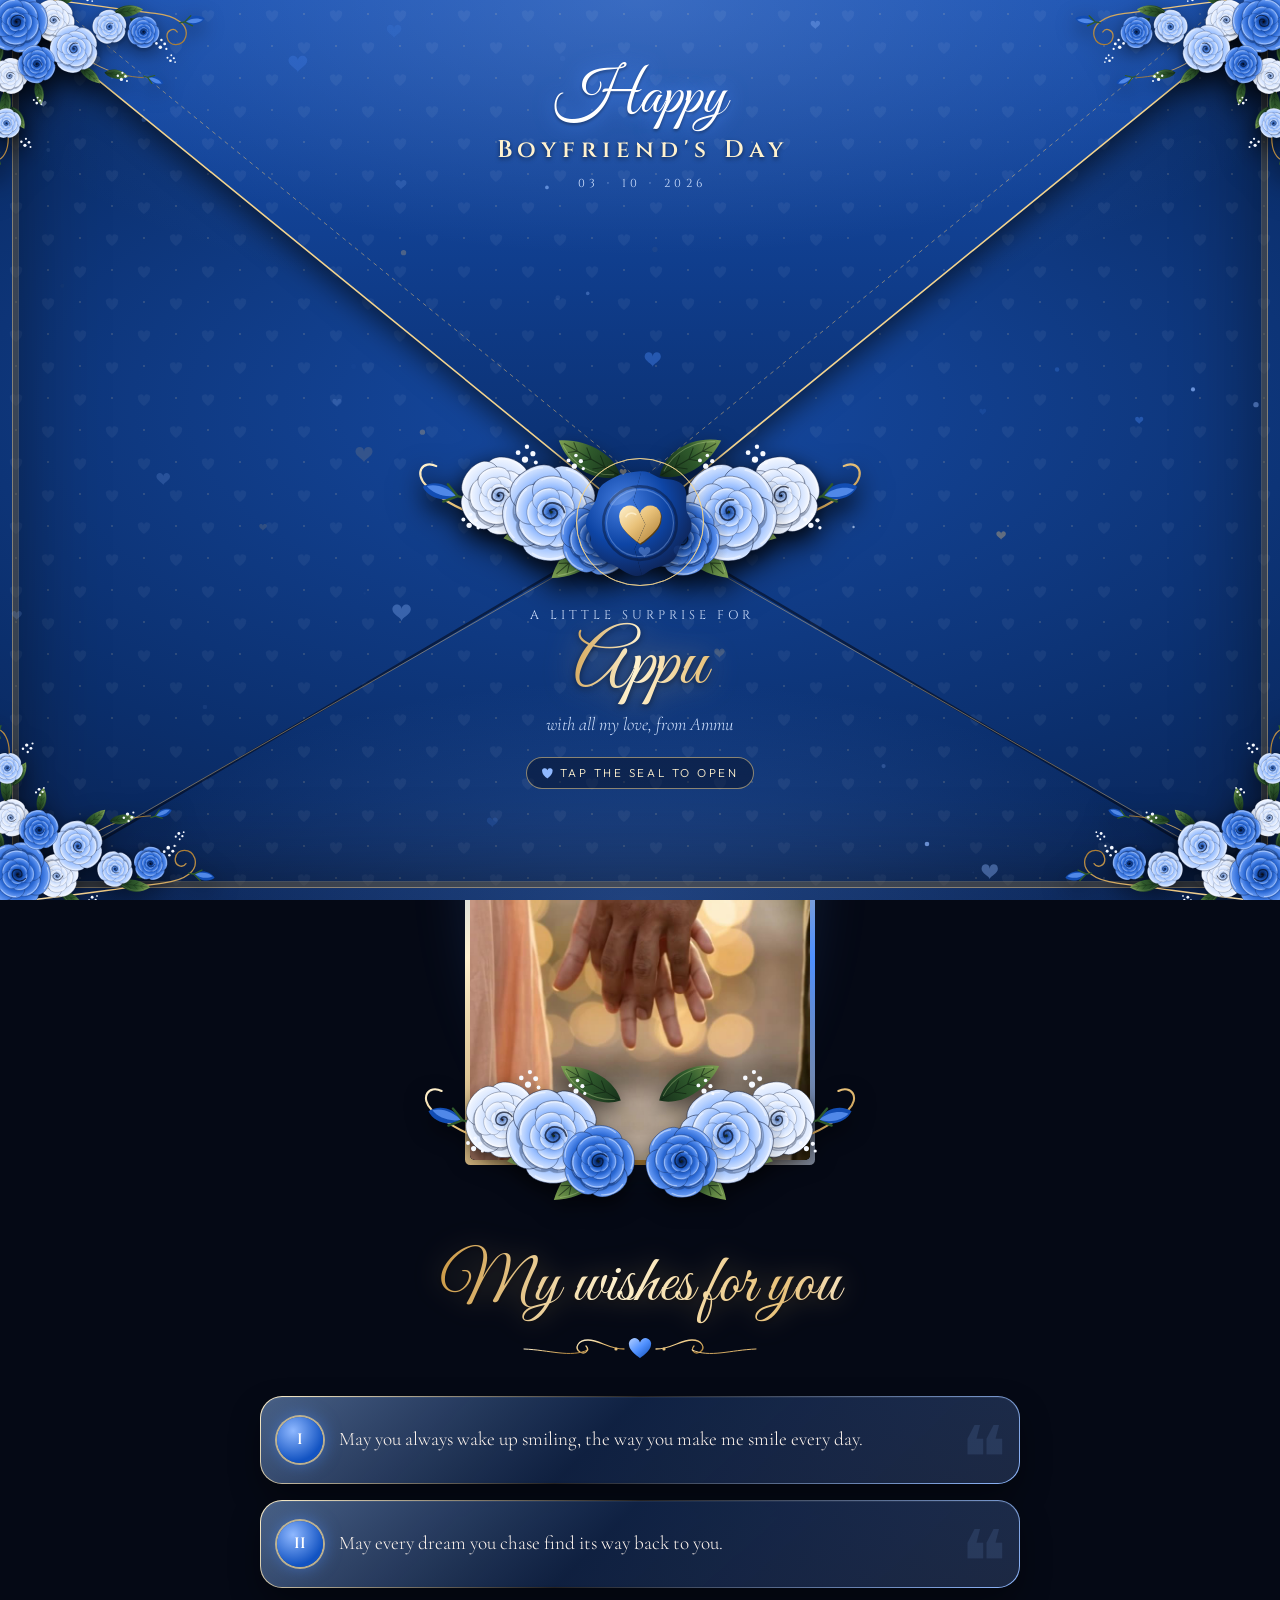
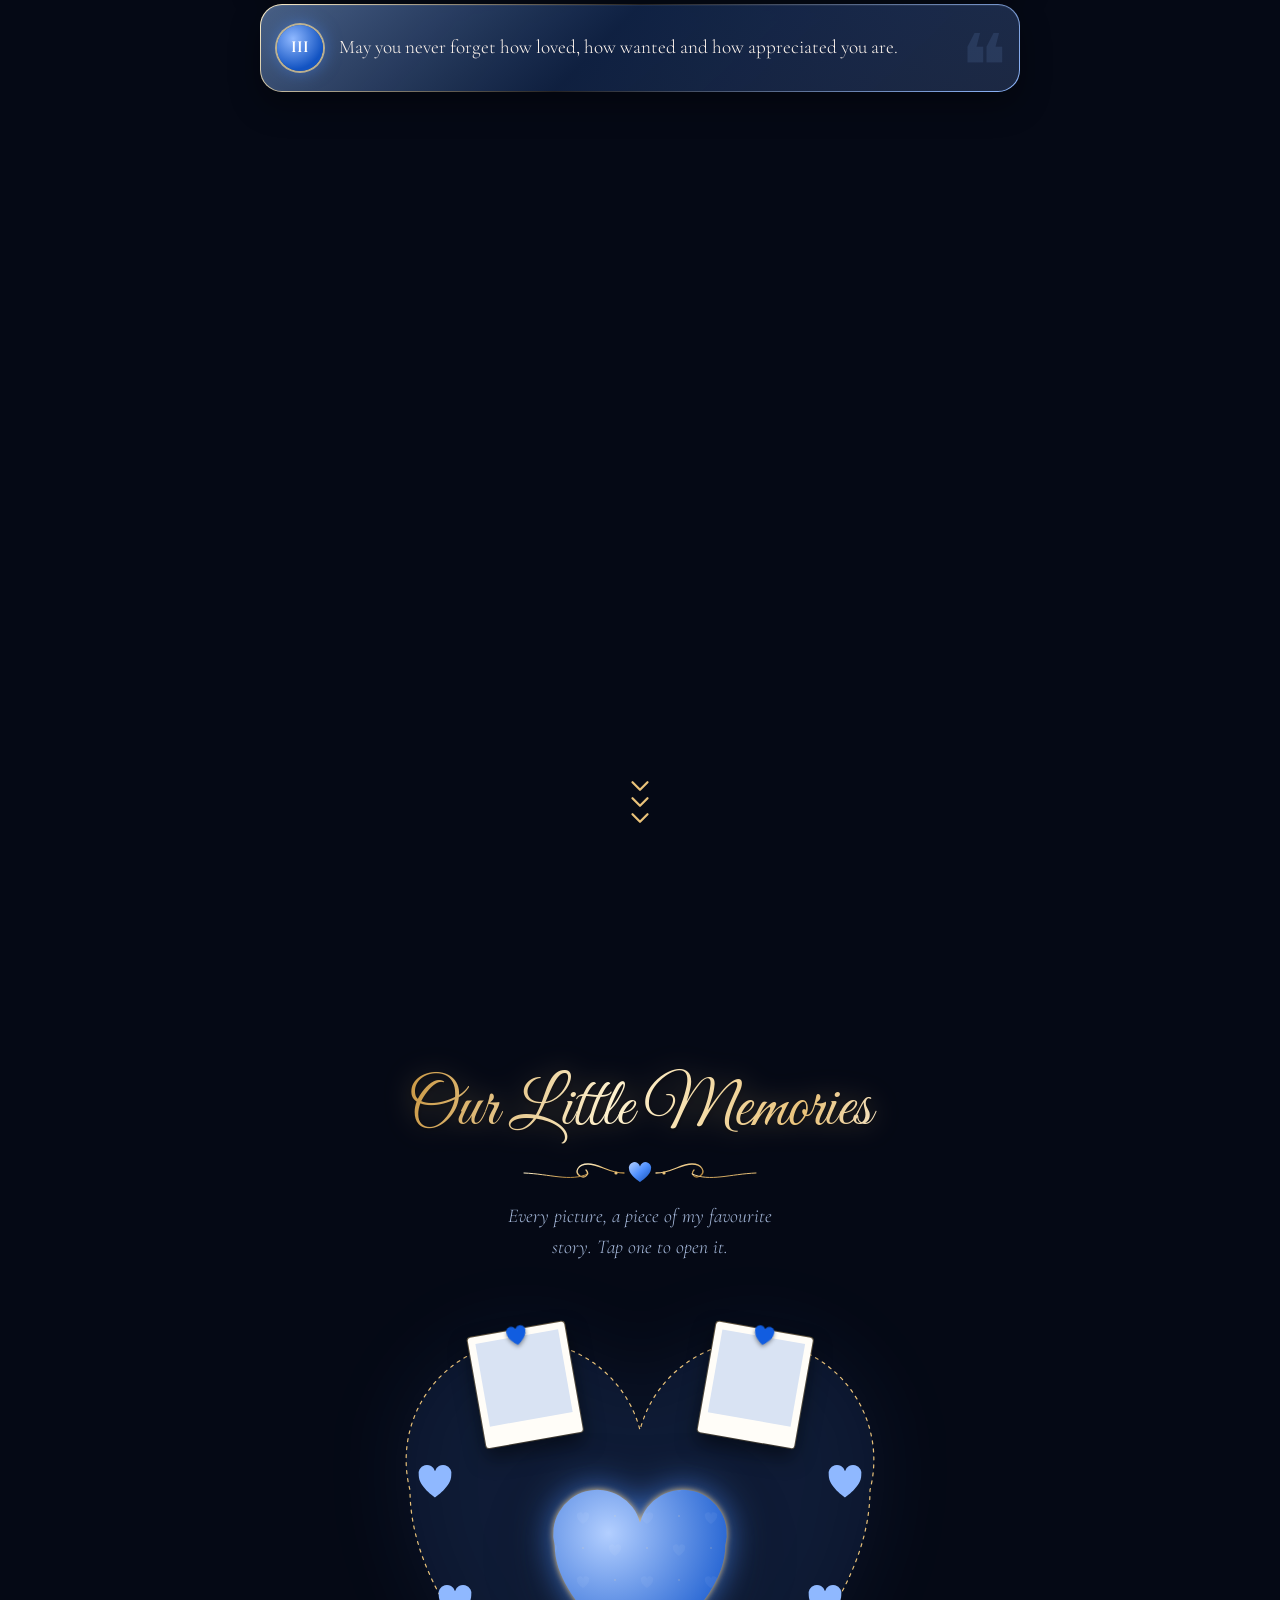
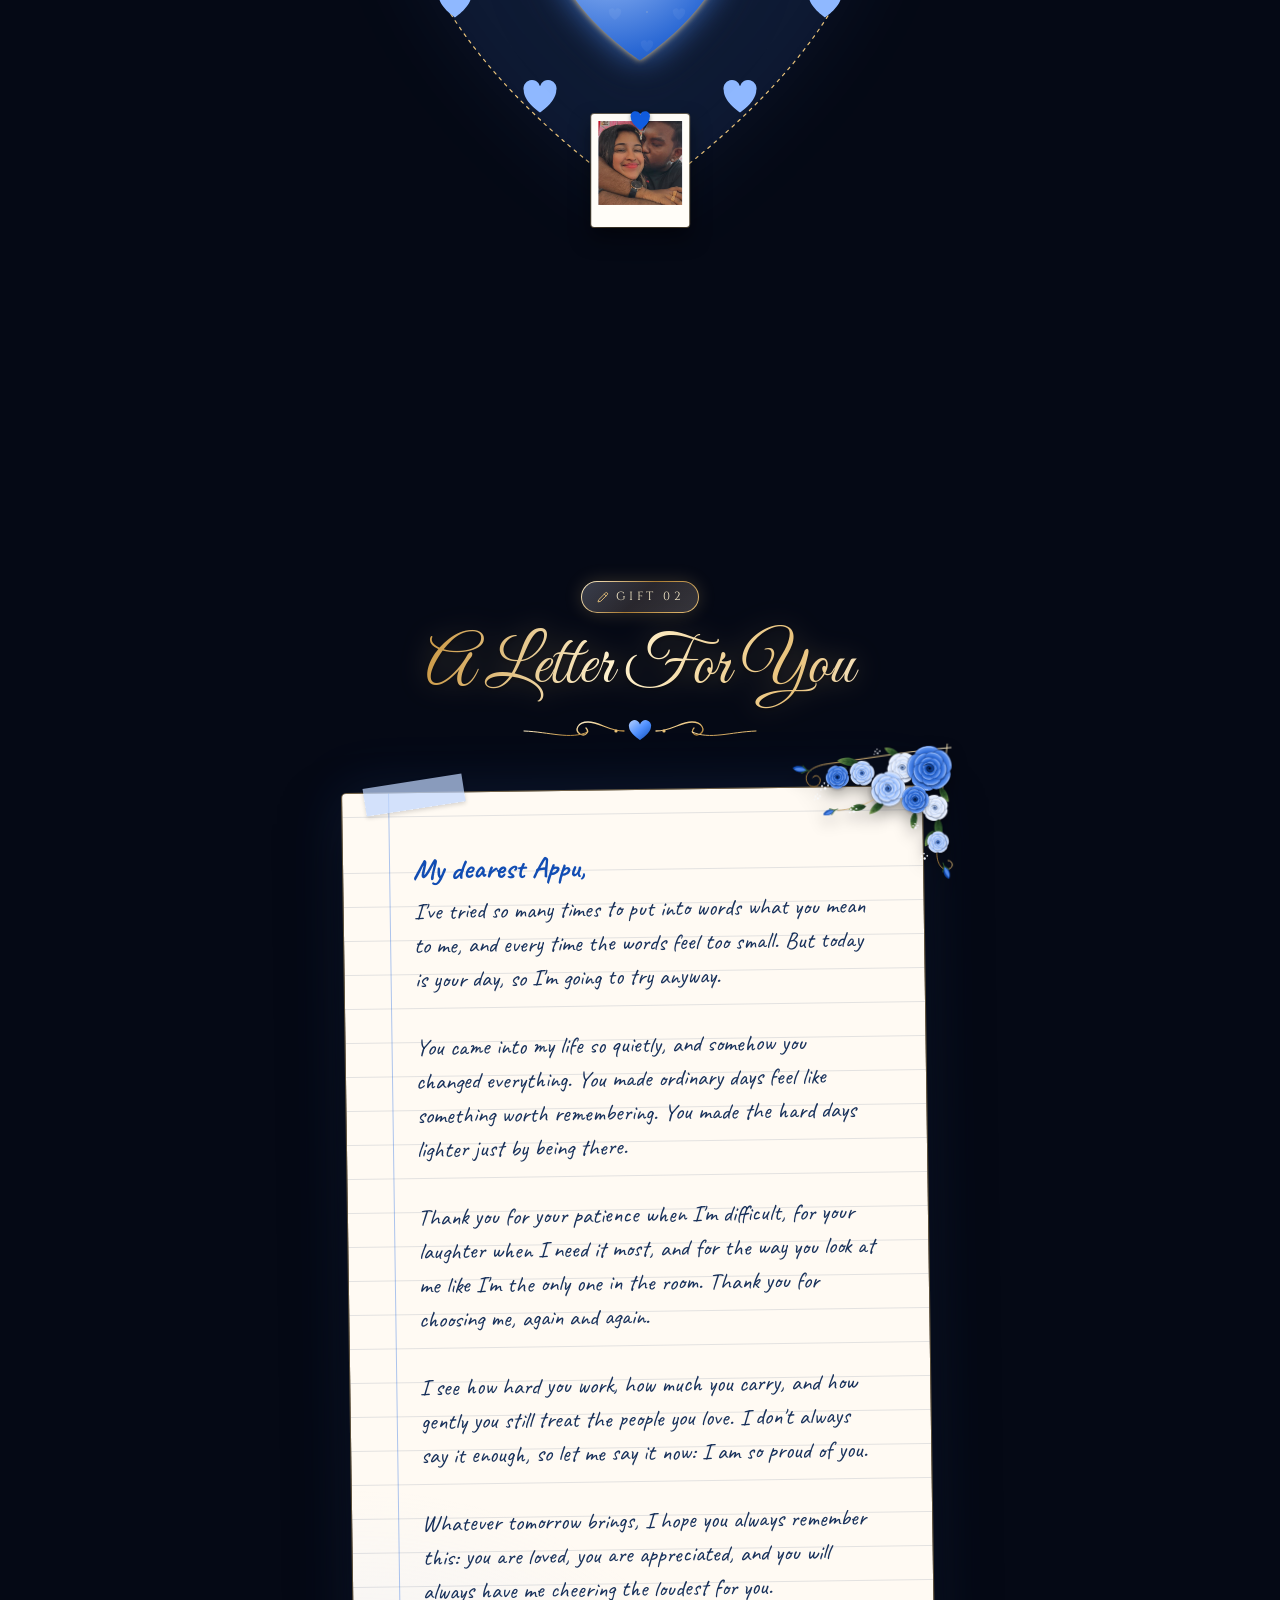
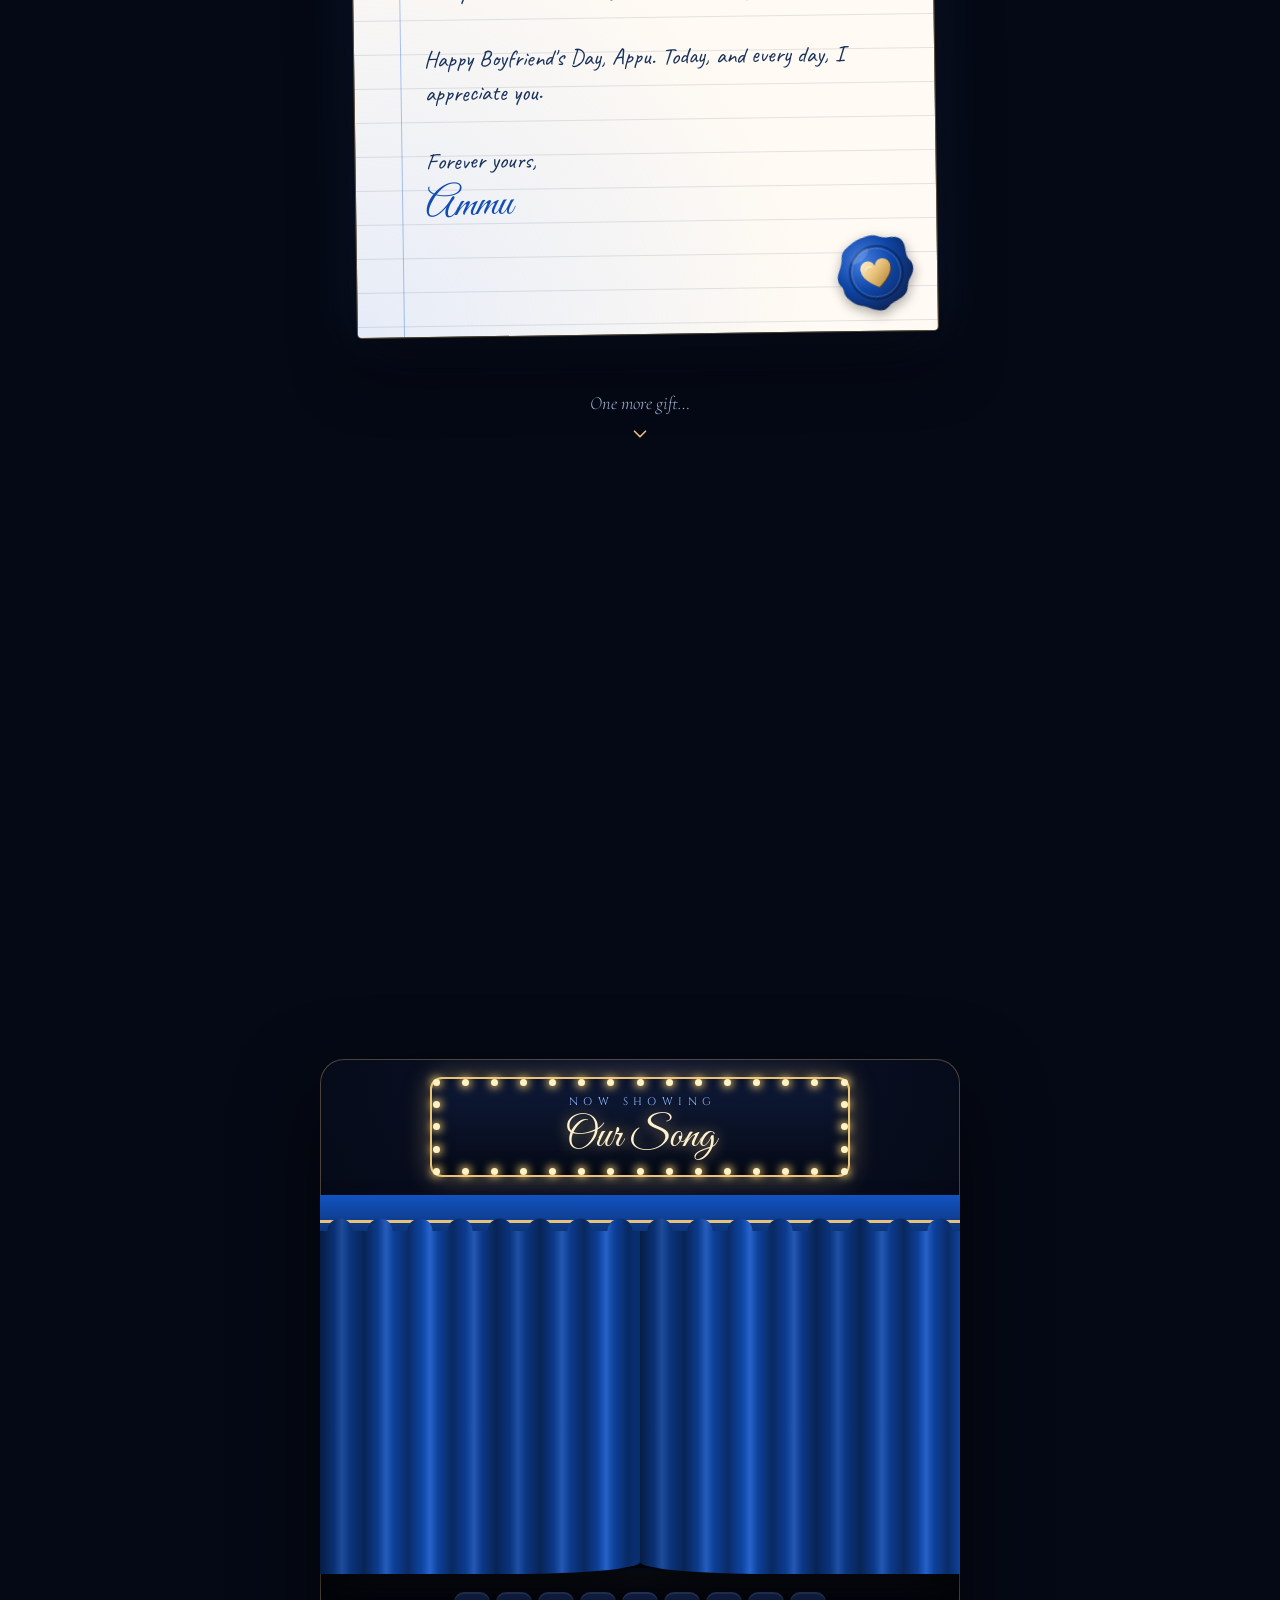
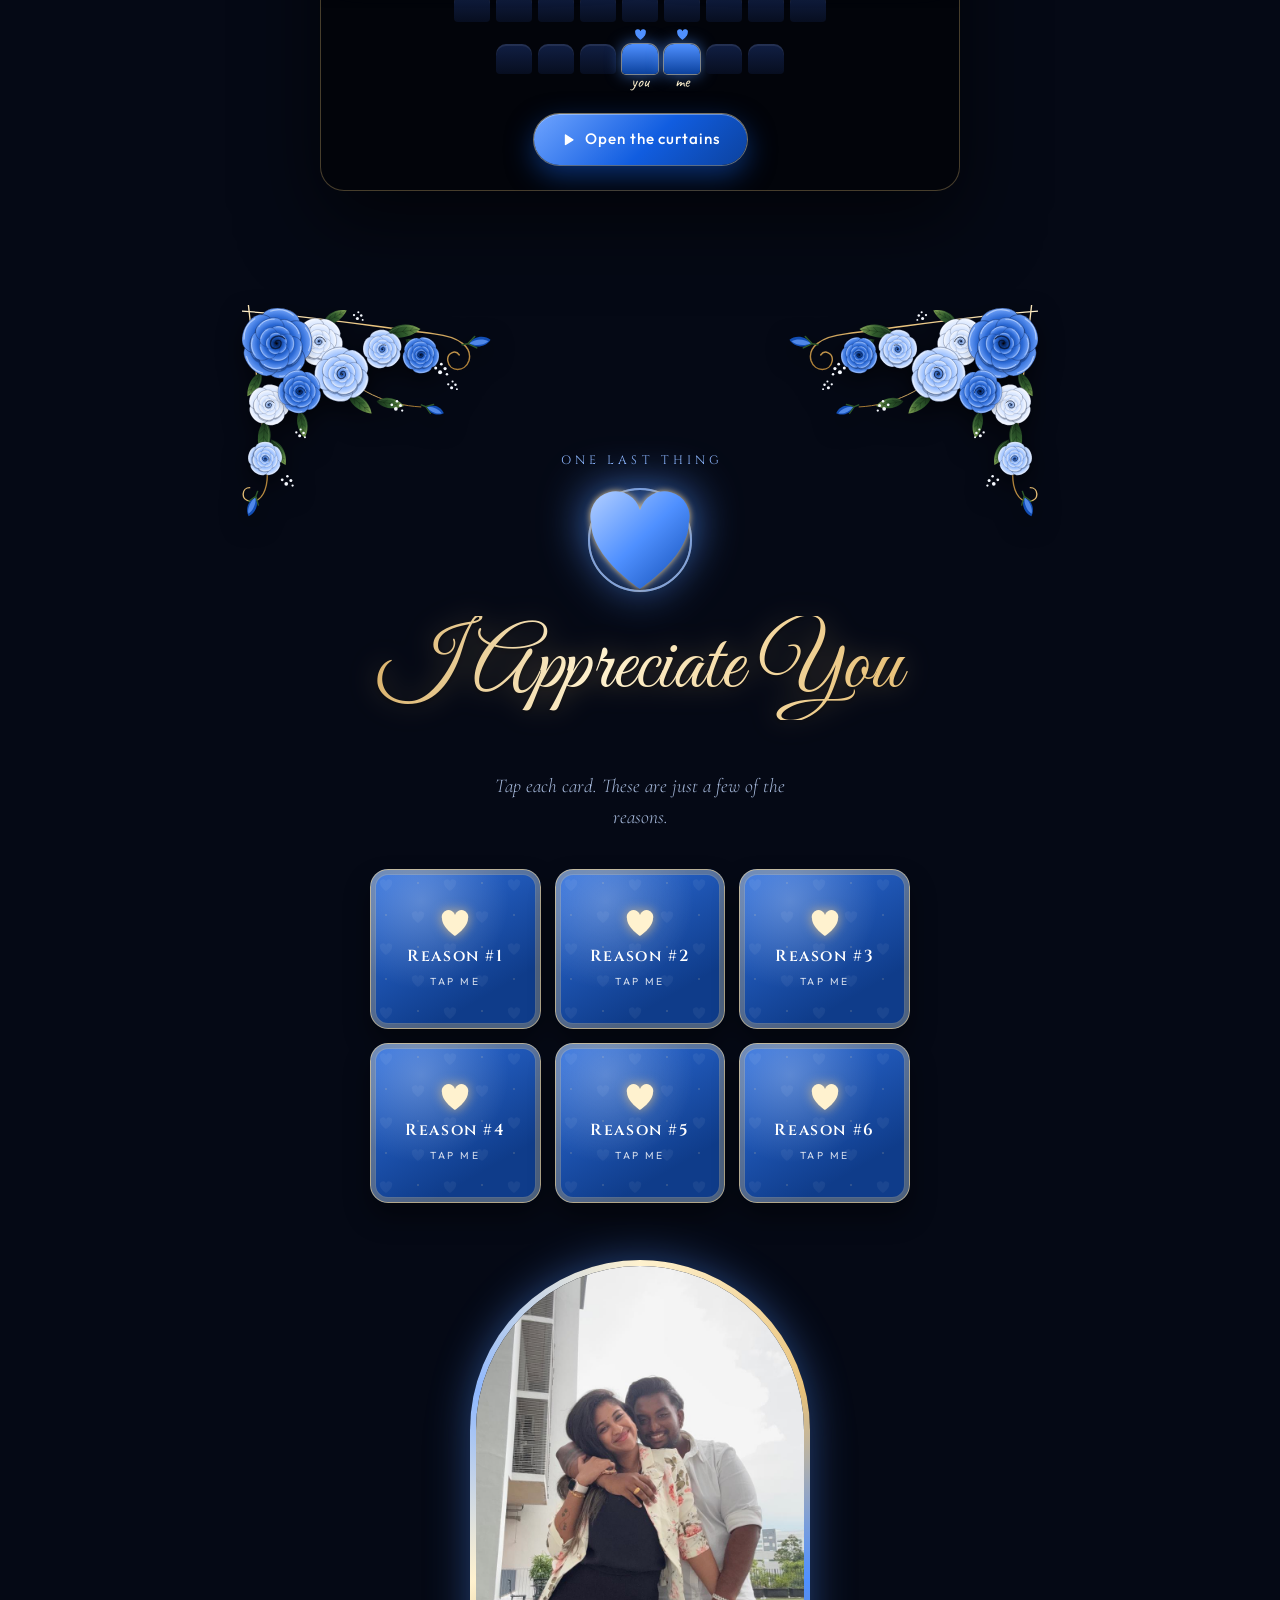
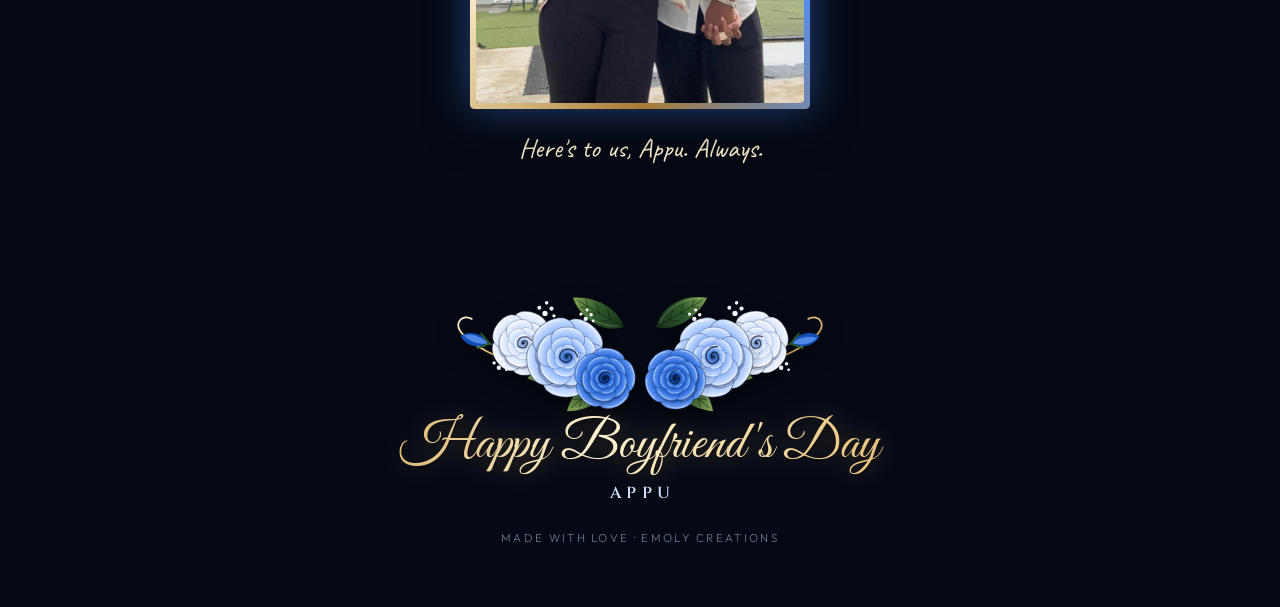
<file: index.html>
<!doctype html>
<html lang="en">
<head>
<meta charset="utf-8">
<meta name="viewport" content="width=device-width, initial-scale=1, viewport-fit=cover">
<title>Happy Boyfriend's Day</title>
<meta name="description" content="A little surprise, made just for you.">
<meta name="theme-color" content="#0b132c">
<meta property="og:type" content="website">
<meta property="og:title" content="Happy Boyfriend's Day ♥">
<meta property="og:description" content="A little surprise, made just for you. Open it.">
<link rel="icon" href="data:image/svg+xml,%3Csvg xmlns='http://www.w3.org/2000/svg' viewBox='0 0 32 32'%3E%3Cpath d='M16 29S3 20.5 3 11.5A6.5 6.5 0 0 1 16 8a6.5 6.5 0 0 1 13 3.5C29 20.5 16 29 16 29Z' fill='%231e68e9'/%3E%3C/svg%3E">
<link rel="preconnect" href="https://fonts.googleapis.com">
<link rel="preconnect" href="https://fonts.gstatic.com" crossorigin>
<link rel="stylesheet" href="https://fonts.googleapis.com/css2?family=Caveat:wght@500;700&family=Cinzel:wght@500;600&family=Cormorant+Garamond:ital,wght@0,500;0,600;1,500&family=Great+Vibes&family=Outfit:wght@300;400;500;600&display=swap">
<link rel="stylesheet" href="css/style.css?v=5">
</head>
<body class="locked">

<!-- ============ SVG sprite: roses, bouquets, ornaments, icons ============ -->
<svg class="sprite" aria-hidden="true" focusable="false">
  <defs>
    <linearGradient id="gRose" x1="0" y1="0" x2="1" y2="1">
      <stop offset="0" stop-color="#b3cfff"/>
      <stop offset=".5" stop-color="#4f90ff"/>
      <stop offset="1" stop-color="#124db3"/>
    </linearGradient>
    <linearGradient id="gGold" x1="0" y1="0" x2="1" y2="1">
      <stop offset="0" stop-color="#fff2cf"/>
      <stop offset=".45" stop-color="#e9c27a"/>
      <stop offset="1" stop-color="#a87a32"/>
    </linearGradient>
    <radialGradient id="gWax" cx=".36" cy=".3" r=".8">
      <stop offset="0" stop-color="#467fe2"/>
      <stop offset=".5" stop-color="#0e45a5"/>
      <stop offset="1" stop-color="#0e1c44"/>
    </radialGradient>
    <!-- rose colours (userSpace so they follow each petal layer) -->
    <radialGradient id="gRed" cx="0" cy="0" r="24" gradientUnits="userSpaceOnUse">
      <stop offset="0" stop-color="#08122e"/>
      <stop offset=".35" stop-color="#0c3b8c"/>
      <stop offset=".72" stop-color="#2a68d4"/>
      <stop offset="1" stop-color="#7babff"/>
    </radialGradient>
    <radialGradient id="gPink" cx="0" cy="0" r="24" gradientUnits="userSpaceOnUse">
      <stop offset="0" stop-color="#12397d"/>
      <stop offset=".35" stop-color="#477dd9"/>
      <stop offset=".72" stop-color="#9dc1ff"/>
      <stop offset="1" stop-color="#e1ecff"/>
    </radialGradient>
    <radialGradient id="gBlush" cx="0" cy="0" r="24" gradientUnits="userSpaceOnUse">
      <stop offset="0" stop-color="#4065a6"/>
      <stop offset=".35" stop-color="#a0bdee"/>
      <stop offset=".72" stop-color="#d8e6ff"/>
      <stop offset="1" stop-color="#f6f9ff"/>
    </radialGradient>
    <linearGradient id="gLeaf" x1="0" y1="0" x2="1" y2="0">
      <stop offset="0" stop-color="#16301a"/>
      <stop offset=".55" stop-color="#2f5a2c"/>
      <stop offset="1" stop-color="#7fa152"/>
    </linearGradient>
    <radialGradient id="gShadow" cx=".5" cy=".5" r=".5">
      <stop offset="0" stop-color="#000" stop-opacity=".5"/>
      <stop offset="1" stop-color="#000" stop-opacity="0"/>
    </radialGradient>
    <clipPath id="clipProgress"><rect id="progressRect" x="0" y="32" width="32" height="32"/></clipPath>

    <!-- Rose -->
    <g id="petal">
      <path d="M0 -2C-11 -3 -17 -13 -11 -20C-6 -25 6 -25 11 -20C17 -13 11 -3 0 -2Z" stroke="#0b1737" stroke-width=".45" stroke-opacity=".55"/>
      <path d="M-8 -20.5C-3 -23.5 3 -23.5 8 -20.5" fill="none" stroke="#fff" stroke-width=".8" opacity=".45"/>
    </g>
    <g id="petalRing">
      <use href="#petal"/><use href="#petal" transform="rotate(72)"/><use href="#petal" transform="rotate(144)"/>
      <use href="#petal" transform="rotate(216)"/><use href="#petal" transform="rotate(288)"/>
    </g>
    <g id="rose">
      <circle cx="2" cy="4" r="26" fill="url(#gShadow)"/>
      <use href="#petalRing"/>
      <use href="#petalRing" transform="translate(0 1.4) rotate(36) scale(.76)" fill="#040c1f" opacity=".3"/>
      <use href="#petalRing" transform="rotate(36) scale(.74)"/>
      <use href="#petalRing" transform="rotate(10) scale(.5)"/>
      <use href="#petalRing" transform="rotate(50) scale(.3)"/>
      <path d="M-1 0C-1 -3 3 -3 3 0C3 4 -3 5 -4 1C-5 -4 1 -7 5 -4" fill="none" stroke="#040c1f" stroke-width=".9" stroke-linecap="round" opacity=".7"/>
    </g>
    <g id="bud">
      <path d="M0 0C-6 -5 -5 -15 0 -19C5 -15 6 -5 0 0Z" fill="#124db3"/>
      <path d="M0 0C-3 -6 -2 -13 1 -17C4 -12 3 -5 0 0Z" fill="#6ba1ff" opacity=".7"/>
      <path d="M0 1L-5 -6M0 1L5 -6M0 1V6" fill="none" stroke="#2f5a2c" stroke-width="1.3" stroke-linecap="round"/>
    </g>
    <g id="leaf">
      <path d="M0 0C8 -9 24 -10 36 0C24 8 8 8 0 0Z" fill="url(#gLeaf)"/>
      <path d="M1 0H33M9 0L14 -4M17 0L22 -4M25 0L29 -3M9 0L14 4M17 0L22 4M25 0L29 3" fill="none" stroke="#0e1f10" stroke-width=".5" opacity=".6"/>
      <path d="M3 -1C12 -7 24 -7 33 -1" fill="none" stroke="#c9e09a" stroke-width=".5" opacity=".35"/>
    </g>
    <g id="breath" fill="#f6f9ff">
      <circle r="1.6"/><circle cx="4" cy="-3" r="1.3"/><circle cx="-3.5" cy="-3.5" r="1.2"/><circle cx="1" cy="-6.5" r="1.1"/><circle cx="5.5" cy="1.5" r="1"/>
    </g>

    <!-- Posy (sits on the envelope flap tip) -->
    <symbol id="posy" viewBox="-140 -70 280 140" overflow="visible">
      <g fill="none" stroke="url(#gGold)" stroke-linecap="round" stroke-width="1.3">
        <path d="M-40 10C-80 20 -110 10 -130 -8C-138 -16 -132 -24 -124 -20"/>
        <path d="M40 10C80 20 110 10 130 -8C138 -16 132 -24 124 -20"/>
      </g>
      <use href="#leaf" transform="translate(-24 8) rotate(165) scale(1.7)"/>
      <use href="#leaf" transform="translate(24 8) rotate(15) scale(1.7)"/>
      <use href="#leaf" transform="translate(-18 18) rotate(140) scale(1.3)"/>
      <use href="#leaf" transform="translate(18 18) rotate(40) scale(1.3)"/>
      <use href="#leaf" transform="translate(-12 -14) rotate(-150) scale(1.2)"/>
      <use href="#leaf" transform="translate(12 -14) rotate(-30) scale(1.2)"/>
      <use href="#bud" transform="translate(-112 -2) rotate(-75) scale(1.1)"/>
      <use href="#bud" transform="translate(112 -2) rotate(75) scale(1.1)"/>
      <use href="#rose" fill="url(#gBlush)" transform="translate(-86 -2) rotate(20) scale(1)"/>
      <use href="#rose" fill="url(#gBlush)" transform="translate(86 -2) rotate(-10) scale(1)"/>
      <use href="#rose" fill="url(#gPink)" transform="translate(-54 8) rotate(40) scale(1.25)"/>
      <use href="#rose" fill="url(#gPink)" transform="translate(54 8) rotate(-30) scale(1.25)"/>
      <use href="#rose" fill="url(#gRed)" transform="translate(-26 24) rotate(10) scale(.95)"/>
      <use href="#rose" fill="url(#gRed)" transform="translate(26 24) rotate(-40) scale(.95)"/>
      <use href="#breath" transform="translate(-70 -24) scale(1.2)"/><use href="#breath" transform="translate(70 -24) scale(1.2)"/>
      <use href="#breath" transform="translate(-104 16)"/><use href="#breath" transform="translate(104 16)"/>
      <use href="#breath" transform="translate(-40 -20)"/><use href="#breath" transform="translate(40 -20)"/>
    </symbol>

    <!-- Corner rose spray -->
    <symbol id="roseCorner" viewBox="0 0 260 220" overflow="visible">
      <g fill="none" stroke="url(#gGold)" stroke-linecap="round">
        <path d="M-6 6C60 10 120 20 200 30C226 33 240 44 236 58C232 70 216 70 214 58C213 50 222 46 226 52" stroke-width="1.5"/>
        <path d="M6 -6C12 50 20 110 26 170C28 192 20 206 8 204C-2 202 0 190 8 190" stroke-width="1.4"/>
        <path d="M90 60C120 90 150 104 186 106" stroke-width="1"/>
      </g>
      <use href="#leaf" transform="translate(150 30) rotate(-8)"/>
      <use href="#leaf" transform="translate(170 36) rotate(30) scale(.9)"/>
      <use href="#leaf" transform="translate(24 120) rotate(95)"/>
      <use href="#leaf" transform="translate(30 140) rotate(60) scale(.85)"/>
      <use href="#leaf" transform="translate(110 92) rotate(40) scale(.9)"/>
      <use href="#leaf" transform="translate(84 20) rotate(-30) scale(.8)"/>
      <use href="#leaf" transform="translate(20 70) rotate(120) scale(.8)"/>
      <use href="#leaf" transform="translate(140 100) rotate(10) scale(.8)"/>
      <use href="#leaf" transform="translate(60 110) rotate(80) scale(.8)"/>
      <use href="#rose" fill="url(#gBlush)" transform="translate(80 38) rotate(40) scale(1.05)"/>
      <use href="#rose" fill="url(#gPink)" transform="translate(146 46) rotate(-10) scale(.85)"/>
      <use href="#rose" fill="url(#gBlush)" transform="translate(28 104) rotate(15) scale(.9)"/>
      <use href="#rose" fill="url(#gRed)" transform="translate(36 40) rotate(10) scale(1.55)"/>
      <use href="#rose" fill="url(#gPink)" transform="translate(104 72) rotate(-20) scale(1.2)"/>
      <use href="#rose" fill="url(#gRed)" transform="translate(186 52) rotate(30) scale(.8)"/>
      <use href="#rose" fill="url(#gRed)" transform="translate(60 90) rotate(50) scale(.95)"/>
      <use href="#rose" fill="url(#gPink)" transform="translate(24 160) rotate(70) scale(.75)"/>
      <use href="#breath" transform="translate(206 70) scale(1.3)"/>
      <use href="#breath" transform="translate(218 86)"/>
      <use href="#breath" transform="translate(46 186) scale(1.2)"/>
      <use href="#breath" transform="translate(160 108) scale(1.2)"/>
      <use href="#breath" transform="translate(120 14)"/>
      <use href="#breath" transform="translate(60 136)"/>
      <use href="#bud" transform="translate(236 40) rotate(80) scale(1.2)"/>
      <use href="#bud" transform="translate(14 200) rotate(200) scale(1.1)"/>
      <use href="#bud" transform="translate(192 106) rotate(110)"/>
    </symbol>

    <!-- Gold flourish divider -->
    <symbol id="flourish" viewBox="0 0 240 30" overflow="visible">
      <g fill="none" stroke="url(#gGold)" stroke-linecap="round">
        <path d="M104 15C88 15 80 6 68 6C58 6 54 14 60 18C65 21 70 16 66 12" stroke-width="1.3"/>
        <path d="M68 16C50 24 30 16 4 15" stroke-width="1"/>
        <path d="M136 15C152 15 160 6 172 6C182 6 186 14 180 18C175 21 170 16 174 12" stroke-width="1.3"/>
        <path d="M172 16C190 24 210 16 236 15" stroke-width="1"/>
      </g>
      <path d="M120 24S109 17 109 11A5 5 0 0 1 120 8.5A5 5 0 0 1 131 11C131 17 120 24 120 24Z" fill="url(#gRose)"/>
      <circle cx="96" cy="15" r="1.6" fill="#e9c27a"/><circle cx="144" cy="15" r="1.6" fill="#e9c27a"/>
    </symbol>

    <symbol id="i-heart" viewBox="0 0 32 32"><path d="M16 29S3 20.5 3 11.5A6.5 6.5 0 0 1 16 8a6.5 6.5 0 0 1 13 3.5C29 20.5 16 29 16 29Z"/></symbol>
    <symbol id="i-gift" viewBox="0 0 24 24"><path fill="none" stroke="currentColor" stroke-width="1.6" stroke-linecap="round" stroke-linejoin="round" d="M3 9h18v4H3zM5 13v8h14v-8M12 9v12M12 9S10.5 4 8 4a2.5 2.5 0 0 0 0 5M12 9s1.5-5 4-5a2.5 2.5 0 0 1 0 5"/></symbol>
    <symbol id="i-down" viewBox="0 0 24 24"><path fill="none" stroke="currentColor" stroke-width="1.8" stroke-linecap="round" stroke-linejoin="round" d="M6 9l6 6 6-6"/></symbol>
    <symbol id="i-play" viewBox="0 0 24 24"><path fill="currentColor" d="M8 5.5v13a1 1 0 0 0 1.5.9l10-6.5a1 1 0 0 0 0-1.7l-10-6.5A1 1 0 0 0 8 5.5Z"/></symbol>
    <symbol id="i-close" viewBox="0 0 24 24"><path fill="none" stroke="currentColor" stroke-width="2" stroke-linecap="round" d="M6 6l12 12M18 6L6 18"/></symbol>
    <symbol id="i-camera" viewBox="0 0 24 24"><path fill="none" stroke="currentColor" stroke-width="1.5" stroke-linecap="round" stroke-linejoin="round" d="M4 8h3l2-3h6l2 3h3v11H4zM12 17a4 4 0 1 0 0-8 4 4 0 0 0 0 8z"/></symbol>
    <symbol id="i-film" viewBox="0 0 24 24"><path fill="none" stroke="currentColor" stroke-width="1.5" stroke-linecap="round" stroke-linejoin="round" d="M4 4h16v16H4zM8 4v16M16 4v16M4 8h4M4 12h4M4 16h4M16 8h4M16 12h4M16 16h4"/></symbol>
    <symbol id="i-pen" viewBox="0 0 24 24"><path fill="none" stroke="currentColor" stroke-width="1.5" stroke-linecap="round" stroke-linejoin="round" d="M4 20l4-1L19 8a2.1 2.1 0 0 0-3-3L5 16zM14 7l3 3"/></symbol>

    <!-- Wax seal -->
    <symbol id="waxSeal" viewBox="0 0 100 100">
      <path d="M50 3C60 2 64 9 72 10S89 11 92 20 90 36 95 44 98 60 91 67 87 83 77 88 64 91 56 97 40 99 31 93 17 89 9 78 7 66 2 58 1 44 7 34 8 19 20 12 38 4 50 3Z" fill="url(#gWax)"/>
      <circle cx="50" cy="51" r="34" fill="none" stroke="#08122e" stroke-opacity=".45" stroke-width="2.5"/>
      <circle cx="50" cy="51" r="31" fill="none" stroke="#9fc2ff" stroke-opacity=".35" stroke-width="1"/>
      <g transform="translate(50 52)">
        <path d="M0 18S-19 6 -19 -5A9.5 9.5 0 0 1 0 -10A9.5 9.5 0 0 1 19 -5C19 6 0 18 0 18Z" fill="#5a3f14" transform="translate(.8 1.2)"/>
        <path d="M0 18S-19 6 -19 -5A9.5 9.5 0 0 1 0 -10A9.5 9.5 0 0 1 19 -5C19 6 0 18 0 18Z" fill="url(#gGold)"/>
        <path d="M-13 -7A6 6 0 0 1 -4 -9" fill="none" stroke="#fff2cf" stroke-width="1.6" stroke-linecap="round" opacity=".8"/>
      </g>
      <ellipse cx="34" cy="26" rx="14" ry="6" fill="#fff" opacity=".13" transform="rotate(-30 34 26)"/>
    </symbol>
  </defs>
</svg>

<!-- Floating hearts, rose petals & sparkles -->
<canvas id="ambient" aria-hidden="true"></canvas>

<!-- ============ OPENING: full-page envelope ============ -->
<div id="opener" class="env">
  <div class="env__back"></div>
  <div class="env__liner"></div>

  <article class="env__card" id="envCard">
    <svg class="env__card-rose env__card-rose--tl" viewBox="0 0 260 220" aria-hidden="true"><use href="#roseCorner"/></svg>
    <svg class="env__card-rose env__card-rose--br" viewBox="0 0 260 220" aria-hidden="true"><g transform="translate(260 220) scale(-1 -1)"><use href="#roseCorner" width="260" height="220"/></g></svg>
    <p class="env__card-greeting" data-f="cardGreeting"></p>
    <h2 class="env__card-title" data-f="pageTitle"></h2>
    <svg class="flourish" viewBox="0 0 240 30" aria-hidden="true"><use href="#flourish"/></svg>
    <div class="env__typed" id="typed" aria-live="polite"></div>
    <button class="btn btn--glow env__go" id="openGifts" type="button">
      <svg><use href="#i-gift"/></svg><span data-f="openButton"></span>
    </button>
  </article>

  <div class="env__pocket">
    <svg class="env__folds" viewBox="0 0 100 100" preserveAspectRatio="none" aria-hidden="true">
      <path d="M0 100L50 58L100 100" fill="none" stroke="#040915" stroke-opacity=".55" stroke-width="2.5" vector-effect="non-scaling-stroke"/>
      <path d="M0 99.5L50 58.6L100 99.5" fill="none" stroke="#e9c27a" stroke-opacity=".45" stroke-width="1" vector-effect="non-scaling-stroke"/>
    </svg>
    <div class="env__frame" aria-hidden="true"></div>
    <svg class="env__roses env__roses--bl" viewBox="0 0 260 220" aria-hidden="true"><g transform="translate(0 220) scale(1 -1)"><use href="#roseCorner" width="260" height="220"/></g></svg>
    <svg class="env__roses env__roses--br" viewBox="0 0 260 220" aria-hidden="true"><g transform="translate(260 220) scale(-1 -1)"><use href="#roseCorner" width="260" height="220"/></g></svg>
    <div class="env__address">
      <p class="env__to" data-f="envelopeTo"></p>
      <p class="env__name" data-f="hisName"></p>
      <p class="env__from" data-f="envelopeFrom"></p>
      <p class="env__hint"><svg><use href="#i-heart"/></svg><span data-f="envelopeHint"></span></p>
    </div>
  </div>

  <div class="env__flap" id="flap">
    <div class="env__flap-face"></div>
    <svg class="env__flap-edge" viewBox="0 0 100 100" preserveAspectRatio="none" aria-hidden="true">
      <path d="M0 0L50 100L100 0" fill="none" stroke="#f3d48f" stroke-width="1.6" vector-effect="non-scaling-stroke"/>
      <path d="M4 0L50 92L96 0" fill="none" stroke="#e9c27a" stroke-opacity=".5" stroke-width="1" stroke-dasharray="4 4" vector-effect="non-scaling-stroke"/>
    </svg>
    <svg class="env__corner env__corner--tl" viewBox="0 0 260 220" aria-hidden="true"><use href="#roseCorner"/></svg>
    <svg class="env__corner env__corner--tr" viewBox="0 0 260 220" aria-hidden="true"><g transform="translate(260 0) scale(-1 1)"><use href="#roseCorner" width="260" height="220"/></g></svg>
    <div class="env__flap-text">
      <p class="env__flap-kicker" data-f="titleLine1"></p>
      <p class="env__flap-title" data-f="titleLine2"></p>
      <p class="env__flap-date" data-f="date"></p>
    </div>
    <svg class="env__posy" viewBox="-140 -70 280 140" aria-hidden="true"><use href="#posy" x="-140" y="-70" width="280" height="140"/></svg>
  </div>

  <button class="seal" id="seal" type="button" aria-label="Open the envelope">
    <span class="seal__ring"></span><span class="seal__ring seal__ring--2"></span>
    <span class="seal__half seal__half--l"><svg viewBox="0 0 100 100"><use href="#waxSeal"/></svg></span>
    <span class="seal__half seal__half--r"><svg viewBox="0 0 100 100"><use href="#waxSeal"/></svg></span>
  </button>

  <div class="env__dim" aria-hidden="true"></div>
</div>

<main id="main">

  <!-- ============ HERO + WISHES ============ -->
  <section class="hero" id="hero">
    <div class="fairy" id="fairy" aria-hidden="true"></div>
    <svg class="corner-rose corner-rose--tl" viewBox="0 0 260 220" aria-hidden="true"><use href="#roseCorner"/></svg>
    <svg class="corner-rose corner-rose--tr" viewBox="0 0 260 220" aria-hidden="true"><g transform="translate(260 0) scale(-1 1)"><use href="#roseCorner" width="260" height="220"/></g></svg>
    <div class="hero__halo" aria-hidden="true"></div>

    <p class="kicker reveal" data-f="heroKicker"></p>
    <h1 class="hero__title">
      <span class="hero__happy reveal" data-f="titleLine1"></span>
      <span class="hero__day reveal" style="--rd:.15s" data-f="titleLine2"></span>
      <span class="hero__name gold-script reveal" style="--rd:.3s" data-f="hisName"></span>
    </h1>
    <svg class="flourish reveal" style="--rd:.45s" viewBox="0 0 240 30" aria-hidden="true"><use href="#flourish"/></svg>
    <p class="hero__date reveal" style="--rd:.55s" data-f="date"></p>

    <div class="video-frame reveal" id="videoFrame">
      <div class="video-frame__inner" id="videoBox"></div>
      <svg class="video-frame__posy" viewBox="-140 -70 280 140" aria-hidden="true"><use href="#posy" x="-140" y="-70" width="280" height="140"/></svg>
      <span class="video-frame__heart video-frame__heart--a" aria-hidden="true"><svg><use href="#i-heart"/></svg></span>
      <span class="video-frame__heart video-frame__heart--b" aria-hidden="true"><svg><use href="#i-heart"/></svg></span>
    </div>

    <h2 class="section-title reveal"><span class="gold-script" data-f="wishesTitle"></span></h2>
    <svg class="flourish reveal" viewBox="0 0 240 30" aria-hidden="true"><use href="#flourish"/></svg>
    <ol class="wishes" id="wishes"></ol>
  </section>

  <!-- ============ NUDGE ============ -->
  <section class="nudge" id="nudge">
    <div class="giftbox reveal" aria-hidden="true">
      <div class="giftbox__glow"></div>
      <div class="giftbox__lid"><span class="giftbox__bow"></span></div>
      <div class="giftbox__body"></div>
      <span class="giftbox__spark s1"></span><span class="giftbox__spark s2"></span><span class="giftbox__spark s3"></span><span class="giftbox__spark s4"></span>
    </div>
    <h2 class="nudge__title reveal gold-script" data-f="scrollNudgeTitle"></h2>
    <p class="nudge__text reveal" data-f="scrollNudge"></p>
    <div class="scroll-cue" aria-hidden="true"><svg><use href="#i-down"/></svg><svg><use href="#i-down"/></svg><svg><use href="#i-down"/></svg></div>
  </section>

  <!-- ============ GIFT 1: MEMORIES ============ -->
  <section class="memories" id="memories">
    <p class="gift-label reveal"><svg><use href="#i-camera"/></svg><span data-f="memoriesLabel"></span></p>
    <h2 class="section-title reveal"><span class="gold-script" data-f="memoriesTitle"></span></h2>
    <svg class="flourish reveal" viewBox="0 0 240 30" aria-hidden="true"><use href="#flourish"/></svg>
    <p class="section-sub reveal" data-f="memoriesSub"></p>

    <div class="heart-collage" id="collage">
      <svg class="heart-collage__outline" viewBox="0 0 100 100" preserveAspectRatio="none" aria-hidden="true">
        <path d="M50 94C50 94 4 64 4 32A22 22 0 0 1 50 20A22 22 0 0 1 96 32C96 64 50 94 50 94Z"/>
      </svg>
      <button class="heart-photo" id="heartPhoto" type="button"></button>
    </div>
    <p class="nudge-mini reveal">There's more… keep scrolling <svg><use href="#i-down"/></svg></p>
  </section>

  <!-- ============ GIFT 2: LETTER ============ -->
  <section class="letter-section" id="letter">
    <p class="gift-label reveal"><svg><use href="#i-pen"/></svg><span data-f="letterLabel"></span></p>
    <h2 class="section-title reveal"><span class="gold-script" data-f="letterTitle"></span></h2>
    <svg class="flourish reveal" viewBox="0 0 240 30" aria-hidden="true"><use href="#flourish"/></svg>

    <article class="paper reveal">
      <span class="paper__tape" aria-hidden="true"></span>
      <svg class="paper__rose" viewBox="0 0 260 220" aria-hidden="true"><g transform="translate(260 0) scale(-1 1)"><use href="#roseCorner" width="260" height="220"/></g></svg>
      <p class="paper__greeting" data-f="letterGreeting"></p>
      <div class="paper__body" id="letterBody"></div>
      <p class="paper__closing" data-f="letterClosing"></p>
      <p class="paper__sign" data-f="herName"></p>
      <svg class="paper__seal" viewBox="0 0 100 100" aria-hidden="true"><use href="#waxSeal"/></svg>
    </article>
    <p class="nudge-mini reveal">One more gift… <svg><use href="#i-down"/></svg></p>
  </section>

  <!-- ============ GIFT 3: CINEMA ============ -->
  <section class="cinema" id="cinema">
    <p class="gift-label reveal"><svg><use href="#i-film"/></svg><span data-f="cinemaLabel"></span></p>
    <h2 class="section-title reveal"><span class="gold-script" data-f="cinemaTitle"></span></h2>
    <svg class="flourish reveal" viewBox="0 0 240 30" aria-hidden="true"><use href="#flourish"/></svg>
    <p class="section-sub reveal" data-f="cinemaSub"></p>

    <div class="ticket reveal" aria-hidden="true">
      <span class="ticket__main"><small>Private screening</small><b data-f="ticket"></b></span>
      <span class="ticket__stub"><svg><use href="#i-heart"/></svg><small>Row ♥</small></span>
    </div>

    <div class="theater reveal" id="theater">
      <div class="marquee">
        <div class="marquee__bulbs" id="bulbs" aria-hidden="true"></div>
        <p class="marquee__small" data-f="nowShowing"></p>
        <p class="marquee__title" data-f="songTitle"></p>
      </div>
      <div class="stage">
        <div class="valance" aria-hidden="true"></div>
        <div class="screen" id="screen">
          <div class="screen__idle" id="screenIdle">
            <svg><use href="#i-heart"/></svg>
            <p id="screenIdleText">Press play, my love</p>
          </div>
        </div>
        <div class="curtain curtain--l" aria-hidden="true"><span class="curtain__tie"></span></div>
        <div class="curtain curtain--r" aria-hidden="true"><span class="curtain__tie"></span></div>
        <div class="projector-beam" aria-hidden="true"></div>
      </div>
      <div class="seats" aria-hidden="true">
        <div class="seats__row" id="seatsBack"></div>
        <div class="seats__row seats__row--front" id="seatsFront"></div>
      </div>
      <button class="btn btn--glow cinema__play" id="playSong" type="button">
        <svg><use href="#i-play"/></svg><span data-f="playButton"></span>
      </button>
    </div>
  </section>

  <!-- ============ FINALE: I APPRECIATE YOU ============ -->
  <section class="finale" id="finale">
    <svg class="corner-rose corner-rose--tl" viewBox="0 0 260 220" aria-hidden="true"><use href="#roseCorner"/></svg>
    <svg class="corner-rose corner-rose--tr" viewBox="0 0 260 220" aria-hidden="true"><g transform="translate(260 0) scale(-1 1)"><use href="#roseCorner" width="260" height="220"/></g></svg>
    <p class="kicker reveal" data-f="appreciateKicker"></p>
    <div class="big-heart reveal" aria-hidden="true">
      <svg><use href="#i-heart"/></svg>
      <span class="big-heart__ring"></span><span class="big-heart__ring big-heart__ring--2"></span>
    </div>
    <h2 class="finale__title gold-script reveal" data-f="appreciateTitle"></h2>
    <svg class="flourish reveal" viewBox="0 0 240 30" aria-hidden="true"><use href="#flourish"/></svg>
    <p class="section-sub reveal" data-f="appreciateSub"></p>

    <div class="reasons" id="reasons"></div>

    <figure class="us-photo reveal" id="usPhoto">
      <div class="us-photo__frame"><div class="us-photo__img" id="usPhotoImg"></div></div>
      <figcaption class="us-photo__cap" id="usPhotoCap"></figcaption>
    </figure>

    <footer class="footer">
      <svg class="footer__posy" viewBox="-140 -70 280 140" aria-hidden="true"><use href="#posy" x="-140" y="-70" width="280" height="140"/></svg>
      <p class="footer__line gold-script" data-f="closingLine"></p>
      <p class="footer__name" data-f="hisName"></p>
      <p class="footer__small"><span data-f="footer"></span> · <span data-f="madeBy"></span></p>
    </footer>
  </section>
</main>

<!-- Scroll progress heart -->
<div class="progress-heart" aria-hidden="true">
  <svg viewBox="0 0 32 32">
    <use href="#i-heart" class="progress-heart__bg"/>
    <use href="#i-heart" class="progress-heart__fill" clip-path="url(#clipProgress)"/>
  </svg>
</div>

<!-- Lightbox for memories -->
<div class="lightbox" id="lightbox" hidden>
  <button class="lightbox__close" id="lightboxClose" type="button" aria-label="Close"><svg><use href="#i-close"/></svg></button>
  <figure class="lightbox__card">
    <div class="lightbox__img" id="lightboxImg"></div>
    <figcaption id="lightboxCap"></figcaption>
  </figure>
</div>

<script src="js/supabase.js?v=5"></script>
<script src="js/defaults.js?v=5"></script>
<script src="js/config.js?v=5"></script>
<script src="js/theme.js?v=5"></script>
<script src="js/app.js?v=5"></script>
</body>
</html>
</file>
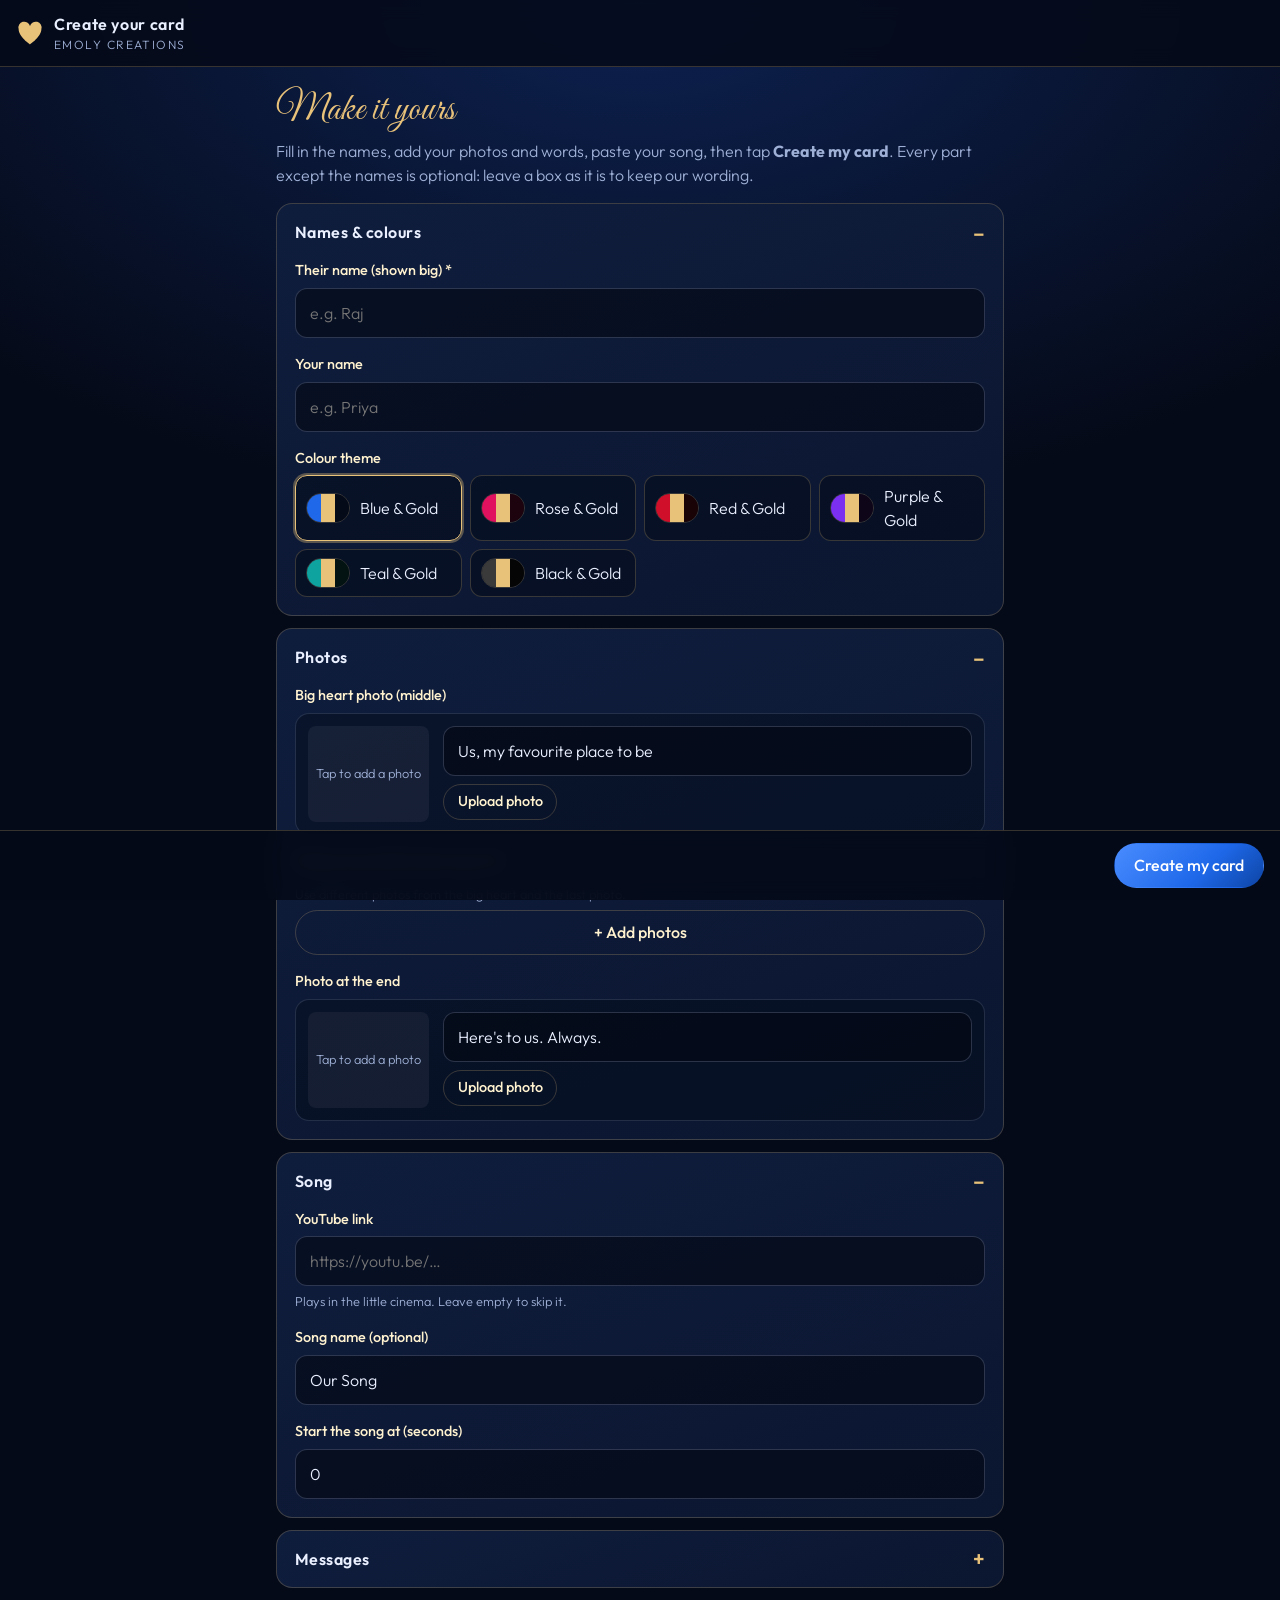
<file: customize.html>
<!doctype html>
<html lang="en">
<head>
<meta charset="utf-8">
<meta name="viewport" content="width=device-width, initial-scale=1, viewport-fit=cover">
<title>Create your card · Emoly Creations</title>
<meta name="description" content="Make your own surprise card: add your photos, words and song.">
<meta name="theme-color" content="#050a18">
<link rel="icon" href="data:image/svg+xml,%3Csvg xmlns='http://www.w3.org/2000/svg' viewBox='0 0 32 32'%3E%3Cpath d='M16 29S3 20.5 3 11.5A6.5 6.5 0 0 1 16 8a6.5 6.5 0 0 1 13 3.5C29 20.5 16 29 16 29Z' fill='%23e9c27a'/%3E%3C/svg%3E">
<link rel="preconnect" href="https://fonts.googleapis.com">
<link rel="preconnect" href="https://fonts.gstatic.com" crossorigin>
<link rel="stylesheet" href="https://fonts.googleapis.com/css2?family=Great+Vibes&family=Outfit:wght@300;400;500;600&display=swap">
<link rel="stylesheet" href="css/customize.css?v=3">
</head>
<body>

<header class="top">
  <div class="brand">
    <svg viewBox="0 0 32 32" aria-hidden="true"><path d="M16 29S3 20.5 3 11.5A6.5 6.5 0 0 1 16 8a6.5 6.5 0 0 1 13 3.5C29 20.5 16 29 16 29Z"/></svg>
    <div><b>Create your card</b><small>Emoly Creations</small></div>
  </div>
</header>

<!-- ============ Form ============ -->
<main class="view" id="viewEdit">
  <div class="intro">
    <h1 class="script">Make it yours</h1>
    <p class="muted">Fill in the names, add your photos and words, paste your song, then tap <b>Create my card</b>. Every part except the names is optional: leave a box as it is to keep our wording.</p>
  </div>
  <form id="editForm" autocomplete="off" novalidate></form>
  <div class="actionbar">
    <span class="actionbar__status" id="saveStatus"></span>
    <button class="btn" id="saveBtn" type="button">Create my card</button>
  </div>
</main>

<!-- ============ Done ============ -->
<main class="view" id="viewDone" hidden>
  <div class="panel done">
    <svg class="done__heart" viewBox="0 0 32 32" aria-hidden="true"><path d="M16 29S3 20.5 3 11.5A6.5 6.5 0 0 1 16 8a6.5 6.5 0 0 1 13 3.5C29 20.5 16 29 16 29Z"/></svg>
    <h1 class="script">Your card is ready!</h1>
    <p class="muted">Send this link to your special someone:</p>
    <input type="text" id="doneLink" readonly>
    <div class="done__actions">
      <button class="btn" id="copyLink" type="button">Copy link</button>
      <a class="btn btn--ghost" id="openLink" target="_blank" rel="noopener">Open card</a>
      <a class="btn btn--ghost" id="waLink" target="_blank" rel="noopener">Share on WhatsApp</a>
    </div>
    <p class="field__help">Save this link somewhere safe. To change something later, make a new card.</p>
    <button class="btn btn--ghost btn--sm" id="another" type="button">Make another card</button>
  </div>
</main>

<p class="setup-warn" id="setupWarn" hidden>This page isn't connected yet. Fill in <code>js/supabase.js</code> first.</p>
<div class="toast" id="toast" role="status" aria-live="polite"></div>

<script src="js/supabase.js?v=6"></script>
<script src="js/defaults.js?v=6"></script>
<script src="js/theme.js?v=6"></script>
<script src="js/customize.js?v=3"></script>
</body>
</html>
</file>
<file: css/style.css>
/* =========================================================
   Happy Boyfriend's Day · theme: rose velvet · wine · gold
   ========================================================= */
:root {
  --bg: #050915;
  --wine: #0f1a38;
  --velvet: #0d357a;
  --rose: #4f90ff;
  --rose-2: #8fb8ff;
  --blush: #d1e2ff;
  --gold: #e9c27a;
  --gold-hi: #fff2cf;
  --gold-lo: #a87a32;
  --cream: #fff6ef;
  --paper: #fffaf3;
  --ink: #18315b;
  --text: #e9f0fb;
  --muted: #a7badc;
  --glass-line: rgba(190, 214, 255, .22);

  --f-script: "Great Vibes", "Brush Script MT", cursive;
  --f-caps: "Cinzel", "Trajan Pro", Georgia, serif;
  --f-serif: "Cormorant Garamond", Georgia, serif;
  --f-hand: "Caveat", "Segoe Print", cursive;
  --f-ui: "Outfit", system-ui, sans-serif;

  --ease-out: cubic-bezier(.2, .8, .2, 1);
  --ease-spring: cubic-bezier(.34, 1.56, .64, 1);

  --hearts: url("data:image/svg+xml,%3Csvg xmlns='http://www.w3.org/2000/svg' width='64' height='64' viewBox='0 0 64 64'%3E%3Cg fill='%23ffffff' fill-opacity='.05'%3E%3Cpath d='M16 22s-6-3.9-6-8a3 3 0 0 1 6-1.2A3 3 0 0 1 22 14c0 4.1-6 8-6 8z'/%3E%3Cpath d='M48 54s-6-3.9-6-8a3 3 0 0 1 6-1.2A3 3 0 0 1 54 46c0 4.1-6 8-6 8z'/%3E%3C/g%3E%3Ccircle cx='48' cy='14' r='1' fill='%23ffe6a8' fill-opacity='.18'/%3E%3Ccircle cx='16' cy='46' r='1' fill='%23ffe6a8' fill-opacity='.18'/%3E%3C/svg%3E");
  --velvet-bg:
    var(--hearts),
    radial-gradient(60% 35% at 50% 100%, rgba(120, 170, 255, .2), transparent 70%),
    radial-gradient(80% 50% at 50% 0%, rgba(150, 188, 255, .14), transparent 70%),
    radial-gradient(140% 95% at 50% 45%, #164aa3 0%, #0b2f6d 45%, #09122c 100%);
}

*, *::before, *::after { box-sizing: border-box; }
html { scroll-behavior: smooth; -webkit-text-size-adjust: 100%; }
body {
  margin: 0;
  min-height: 100vh;
  background:
    var(--hearts),
    radial-gradient(120% 60% at 50% 0%, #0f1a38 0%, transparent 60%),
    radial-gradient(90% 50% at 100% 55%, rgba(13, 53, 122, .45) 0%, transparent 70%),
    radial-gradient(90% 50% at 0% 85%, rgba(13, 53, 122, .4) 0%, transparent 70%),
    var(--bg);
  background-attachment: fixed;
  color: var(--text);
  font-family: var(--f-ui);
  font-weight: 300;
  line-height: 1.6;
  overflow-x: hidden;
  -webkit-tap-highlight-color: transparent;
}
body.locked { overflow: hidden; height: 100vh; height: 100svh; }
img, video, iframe { display: block; max-width: 100%; }
button { font: inherit; color: inherit; cursor: pointer; }
.sprite { position: absolute; width: 0; height: 0; overflow: hidden; }
svg { width: 1em; height: 1em; }
[hidden] { display: none !important; }

.gold-script {
  font-family: var(--f-script); font-weight: 400;
  background: linear-gradient(100deg, #c9953f 0%, var(--gold-hi) 18%, var(--gold) 34%, #fff 46%, var(--gold) 58%, #c9953f 76%, var(--gold-hi) 100%);
  background-size: 250% 100%;
  -webkit-background-clip: text; background-clip: text;
  color: transparent;
  filter: drop-shadow(0 0 14px rgba(233, 194, 122, .35)) drop-shadow(0 2px 2px rgba(0, 0, 0, .45));
  animation: shine 7s linear infinite;
  padding: 0 .12em;
}
@keyframes shine { to { background-position: -250% 0; } }
.flourish { display: block; width: min(240px, 64vw); height: auto; aspect-ratio: 8; margin: .5rem auto 0; overflow: visible; }

/* ---------- Ambient canvas (hearts, petals, sparkles) ---------- */
#ambient { position: fixed; inset: 0; width: 100%; height: 100%; pointer-events: none; z-index: 55; }
main { position: relative; z-index: 1; overflow-x: clip; }

/* ---------- Buttons ---------- */
.btn {
  display: inline-flex; align-items: center; justify-content: center; gap: .55em;
  padding: .9em 1.7em;
  border: 0; border-radius: 999px;
  font-family: var(--f-ui); font-weight: 500; font-size: .95rem; letter-spacing: .06em;
  transition: transform .25s var(--ease-spring), box-shadow .25s;
}
.btn svg { width: 1.15em; height: 1.15em; }
.btn--glow {
  color: #fff;
  background: linear-gradient(135deg, #6fa4ff, #115de0 55%, #0c429e);
  box-shadow: 0 10px 28px rgba(17, 93, 224, .5), inset 0 1px 0 rgba(255, 255, 255, .35), 0 0 0 1px rgba(243, 212, 143, .55);
  position: relative; overflow: hidden;
}
.btn--glow::after {
  content: ""; position: absolute; top: 0; left: -60%; width: 40%; height: 100%;
  background: linear-gradient(100deg, transparent, rgba(255, 255, 255, .5), transparent);
  transform: skewX(-20deg);
  animation: sweep 3.2s ease-in-out infinite;
}
@keyframes sweep { 0%, 55% { left: -60%; } 100% { left: 130%; } }
.btn:hover { transform: translateY(-2px) scale(1.03); }
.btn:active { transform: scale(.96); }
.btn:focus-visible, .seal:focus-visible, .polaroid:focus-visible, .heart-photo:focus-visible, .reason:focus-visible {
  outline: 2px solid var(--gold); outline-offset: 4px;
}

@keyframes heartbeat { 0%, 60%, 100% { transform: scale(1); } 15% { transform: scale(1.12); } 30% { transform: scale(.98); } 45% { transform: scale(1.08); } }
@keyframes ripple { from { transform: scale(.85); opacity: 1; } to { transform: scale(1.8); opacity: 0; } }
@keyframes fadeUp { from { opacity: 0; transform: translateY(16px); } to { opacity: 1; transform: none; } }
@keyframes sway { 0%, 100% { transform: rotate(0deg); } 50% { transform: rotate(2.5deg); } }

/* =========================================================
   OPENER: the whole screen is the envelope
   ========================================================= */
.env {
  --v: 58%;                      /* where the flap tip sits */
  position: fixed; inset: 0; z-index: 50;
  perspective: 1800px;
  overflow: hidden; cursor: pointer;
  transition: opacity 1.4s ease, transform 1.8s cubic-bezier(.4, 0, .2, 1);
}
.env.gone { opacity: 0; transform: scale(1.08); pointer-events: none; }
.env__back { position: absolute; inset: 0; background: radial-gradient(120% 90% at 50% 40%, #0b142d, #03060f); }
.env__liner {
  position: absolute; top: 0; left: 0; right: 0; height: var(--v);
  clip-path: polygon(0 0, 100% 0, 50% 100%);
  background: var(--hearts), linear-gradient(180deg, #03060f, #0b132c);
  box-shadow: inset 0 40px 60px rgba(0, 0, 0, .7);
}

/* The card inside */
.env__card {
  position: absolute; left: 50%; top: 50%; z-index: 3;
  width: min(88vw, 420px);
  translate: -50% -50%;
  transform: translateY(64vh);
  padding: 34px 26px 28px;
  text-align: center; color: var(--ink);
  background:
    radial-gradient(circle at 0 0, rgba(192, 215, 255, .55), transparent 40%),
    radial-gradient(circle at 100% 100%, rgba(192, 215, 255, .45), transparent 40%),
    var(--paper);
  border-radius: 14px;
  box-shadow: 0 30px 70px rgba(0, 0, 0, .55);
  transition: transform 1.6s var(--ease-out), box-shadow 1s;
}
.env__card::before {
  content: ""; position: absolute; inset: 9px; border-radius: 9px; pointer-events: none;
  border: 1px solid rgba(168, 122, 50, .55);
  box-shadow: inset 0 0 0 3px var(--paper), inset 0 0 0 4px rgba(168, 122, 50, .3);
}
.env.rise .env__card { transform: translateY(-17vh); }
.env.read .env__card { z-index: 9; transform: none; box-shadow: 0 40px 90px rgba(0, 0, 0, .6), 0 0 90px rgba(79, 144, 255, .35); }
.env__card-rose { position: absolute; width: 120px; height: auto; aspect-ratio: 260 / 220; filter: drop-shadow(0 4px 6px rgba(0, 0, 0, .3)); pointer-events: none; }
.env__card-rose--tl { left: -26px; top: -24px; }
.env__card-rose--br { right: -26px; bottom: -24px; }
.env__card-greeting { margin: 0; font-family: var(--f-hand); font-size: 1.5rem; color: #124db3; }
.env__card-title { margin: 0; font-family: var(--f-script); font-weight: 400; font-size: clamp(2.3rem, 10.5vw, 3rem); line-height: 1.1; color: #0c429e; }
.env__card .flourish { width: 170px; margin-top: .2rem; }
.env__typed { font-family: var(--f-hand); font-size: clamp(1.3rem, 5.6vw, 1.55rem); line-height: 1.35; min-height: 7.2em; margin: .8rem 0 1rem; }
.env__typed p { margin: 0 0 .2em; }
.env__typed .caret { display: inline-block; width: 2px; height: 1em; background: var(--rose); vertical-align: -.1em; margin-left: 2px; animation: caret .8s steps(1) infinite; }
@keyframes caret { 50% { opacity: 0; } }
.env__go { opacity: 0; transform: translateY(12px); pointer-events: none; transition: opacity .8s, transform .8s var(--ease-spring); }
.env__go.show { opacity: 1; transform: none; pointer-events: auto; animation: goPulse 2.2s 1s ease-in-out infinite; }
@keyframes goPulse { 50% { box-shadow: 0 10px 28px rgba(17, 93, 224, .5), 0 0 0 10px rgba(79, 144, 255, .15), 0 0 0 1px rgba(243, 212, 143, .55); } }

/* Front pocket (bottom part of the envelope) */
.env__pocket {
  position: absolute; inset: 0; z-index: 4;
  clip-path: polygon(0 0, 50% var(--v), 100% 0, 100% 100%, 0 100%);
  background: var(--velvet-bg);
}
.env__folds { position: absolute; inset: 0; width: 100%; height: 100%; }
.env__frame {
  position: absolute; inset: 12px; border-radius: 8px; pointer-events: none;
  border: 1px solid rgba(233, 194, 122, .55);
  box-shadow: inset 0 0 0 5px rgba(0, 0, 0, .15), inset 0 0 0 6px rgba(233, 194, 122, .25), inset 0 0 90px rgba(0, 0, 0, .45);
}
.env__roses { position: absolute; bottom: -10px; width: min(36vw, 230px); height: auto; aspect-ratio: 260 / 220; filter: drop-shadow(0 8px 12px rgba(0, 0, 0, .55)); }
.env__roses--bl { left: -14px; transform-origin: 0 100%; animation: sway 7s ease-in-out infinite; }
.env__roses--br { right: -14px; transform-origin: 100% 100%; animation: sway 7s 1s ease-in-out infinite reverse; }
.env__address {
  position: absolute; left: 0; right: 0; top: calc(var(--v) + 84px); bottom: 0;
  display: flex; flex-direction: column; align-items: center; text-align: center; padding: 0 16px;
  opacity: 0; animation: fadeUp 1.2s 1s var(--ease-out) forwards;
}
.env__to { margin: 0; font-family: var(--f-caps); font-size: .78rem; letter-spacing: .32em; text-transform: uppercase; color: var(--blush); padding-left: .32em; }
.env__name {
  margin: -.05em 0 0; font-family: var(--f-script); font-size: clamp(3rem, 15vw, 4.8rem); line-height: 1.15;
  background: linear-gradient(100deg, #c9953f 0%, var(--gold-hi) 20%, var(--gold) 38%, #fff 50%, var(--gold) 62%, #c9953f 80%, var(--gold-hi) 100%);
  background-size: 250% 100%;
  -webkit-background-clip: text; background-clip: text; color: transparent;
  filter: drop-shadow(0 2px 3px rgba(0, 0, 0, .5)) drop-shadow(0 0 16px rgba(233, 194, 122, .35));
  animation: shine 6s linear infinite; padding: 0 .15em;
}
.env__from { margin: 0; font-family: var(--f-serif); font-style: italic; font-size: 1.15rem; color: var(--blush); }
.env__hint {
  display: inline-flex; align-items: center; gap: .5em; margin: 1.1rem 0 0; padding: .5em 1.2em;
  border-radius: 999px; border: 1px solid rgba(243, 212, 143, .55); background: rgba(6, 13, 30, .45);
  backdrop-filter: blur(4px); -webkit-backdrop-filter: blur(4px);
  font-size: .72rem; letter-spacing: .24em; text-transform: uppercase; color: var(--gold-hi);
  animation: hintPulse 2.4s ease-in-out infinite;
}
.env__hint svg { width: 1.1em; height: 1.1em; fill: var(--rose-2); animation: heartbeat 1.6s ease-in-out infinite; }
@keyframes hintPulse { 50% { box-shadow: 0 0 0 6px rgba(233, 194, 122, .1); } }

/* Flap */
.env__flap {
  position: absolute; top: 0; left: 0; right: 0; height: var(--v); z-index: 6;
  transform-origin: 50% 0;
  transition: transform 2.2s cubic-bezier(.45, .05, .25, 1), opacity .8s 1.4s;
  filter: drop-shadow(0 10px 14px rgba(0, 0, 0, .55));
}
.env.open .env__flap { transform: rotateX(178deg); opacity: 0; }
.env__flap-face {
  position: absolute; inset: 0;
  clip-path: polygon(0 0, 100% 0, 50% 100%);
  background:
    var(--hearts),
    radial-gradient(70% 70% at 50% 0%, rgba(170, 201, 255, .22), transparent 70%),
    linear-gradient(180deg, #1a51b0 0%, #0f3c8a 55%, #0a2d6a 100%);
}
.env__flap-edge { position: absolute; inset: 0; width: 100%; height: 100%; }
.env__corner { position: absolute; top: -12px; width: min(36vw, 220px); height: auto; aspect-ratio: 260 / 220; filter: drop-shadow(0 6px 10px rgba(0, 0, 0, .5)); }
.env__corner--tl { left: -14px; }
.env__corner--tr { right: -14px; }
.env__flap-text { position: absolute; left: 0; right: 0; top: 13%; text-align: center; }
.env__flap-kicker { margin: 0; font-family: var(--f-script); font-size: clamp(2.6rem, 12vw, 3.8rem); line-height: 1; color: #fff; text-shadow: 0 0 20px rgba(79, 144, 255, .9), 0 2px 3px rgba(0, 0, 0, .4); }
.env__flap-title { margin: .1em 0 0; font-family: var(--f-caps); font-weight: 600; font-size: clamp(1rem, 4.8vw, 1.5rem); letter-spacing: .24em; color: var(--gold-hi); padding-left: .24em; text-shadow: 0 2px 4px rgba(0, 0, 0, .5); }
.env__flap-date { margin: .5em 0 0; font-family: var(--f-caps); font-size: .72rem; letter-spacing: .4em; color: var(--blush); padding-left: .4em; }
.env__posy {
  position: absolute; left: 50%; top: 100%;
  width: min(96vw, 460px); height: auto; aspect-ratio: 2;
  transform: translate(-50%, -60%);
  filter: drop-shadow(0 8px 10px rgba(0, 0, 0, .55));
  overflow: visible;
}

/* Wax seal */
.seal {
  position: absolute; z-index: 7; left: 50%; top: var(--v);
  width: 108px; height: 108px; margin: -54px 0 0 -54px;
  padding: 0; border: 0; background: none; border-radius: 50%;
  filter: drop-shadow(0 8px 10px rgba(0, 0, 0, .6));
  animation: heartbeat 1.8s ease-in-out infinite;
}
.seal__half { position: absolute; inset: 0; transition: transform 1.1s var(--ease-out), opacity 1s .2s; }
.seal__half svg { width: 100%; height: 100%; display: block; }
.seal__half--l { clip-path: polygon(0 0, 52% 0, 44% 30%, 55% 52%, 45% 75%, 52% 100%, 0 100%); }
.seal__half--r { clip-path: polygon(52% 0, 100% 0, 100% 100%, 52% 100%, 45% 75%, 55% 52%, 44% 30%); }
.seal__ring { position: absolute; inset: -10px; border-radius: 50%; border: 1.5px solid rgba(243, 212, 143, .75); animation: ripple 2.2s ease-out infinite; }
.seal__ring--2 { animation-delay: 1.1s; }
.env.open .seal { animation: none; pointer-events: none; }
.env.open .seal__ring { display: none; }
.env.open .seal__half--l { transform: translate(-70px, 60px) rotate(-35deg); opacity: 0; }
.env.open .seal__half--r { transform: translate(70px, 60px) rotate(35deg); opacity: 0; }

.env__dim { position: absolute; inset: 0; z-index: 8; background: radial-gradient(circle at 50% 50%, rgba(6, 13, 30, .35), rgba(2, 4, 11, .8)); opacity: 0; pointer-events: none; transition: opacity 1.4s; }
.env.read .env__dim { opacity: 1; }

/* While a card is loading, or when its link is wrong */
body.loading .env__address, body.loading .env__flap-text { opacity: 0; animation: none; }
body.loading .seal, body.missing .seal { pointer-events: none; }
body.loading .seal { filter: drop-shadow(0 8px 10px rgba(0, 0, 0, .6)) grayscale(.2); }
body.missing .seal, body.missing .env__hint { display: none; }

/* Heart burst particles */
.burst { position: fixed; z-index: 80; pointer-events: none; width: 0; height: 0; }
.burst i {
  position: absolute; left: 0; top: 0; width: var(--s, 16px); height: var(--s, 16px);
  margin: calc(var(--s, 16px) / -2) 0 0 calc(var(--s, 16px) / -2);
  color: var(--c, var(--rose));
  animation: burst var(--dur, 1.2s) var(--ease-out) forwards;
}
.burst i svg { width: 100%; height: 100%; fill: currentColor; filter: drop-shadow(0 0 4px rgba(79, 144, 255, .6)); }
@keyframes burst {
  0% { transform: translate(0, 0) scale(.3) rotate(0); opacity: 1; }
  100% { transform: translate(var(--x), var(--y)) scale(1) rotate(var(--r)); opacity: 0; }
}

/* =========================================================
   Common sections
   ========================================================= */
section { position: relative; padding: 96px 16px; max-width: 760px; margin: 0 auto; text-align: center; }
.kicker { margin: 0 0 .6rem; font-family: var(--f-caps); font-size: .76rem; letter-spacing: .34em; text-transform: uppercase; color: var(--rose-2); padding-left: .34em; }
.section-title { margin: 0; font-weight: 400; line-height: 1.1; }
.section-title .gold-script { font-size: clamp(2.9rem, 12.5vw, 4.2rem); line-height: 1.2; }
.section-sub { margin: .8rem auto 0; max-width: 34ch; font-family: var(--f-serif); font-style: italic; font-size: 1.22rem; color: var(--muted); }
.gift-label {
  display: inline-flex; align-items: center; gap: .55em;
  margin: 0 0 .9rem; padding: .45em 1.2em;
  border-radius: 999px;
  background: linear-gradient(rgba(9, 18, 44, .8), rgba(9, 18, 44, .8)) padding-box, linear-gradient(135deg, var(--gold-hi), var(--gold-lo), var(--gold)) border-box;
  border: 1px solid transparent;
  font-family: var(--f-caps); font-size: .74rem; letter-spacing: .3em; text-transform: uppercase; color: var(--gold-hi);
  box-shadow: 0 0 18px rgba(233, 194, 122, .2);
}
.gift-label svg { width: 1.2em; height: 1.2em; color: var(--gold); }
.nudge-mini {
  margin: 3.4rem 0 0; font-family: var(--f-serif); font-style: italic; font-size: 1.15rem; color: var(--muted);
  display: flex; flex-direction: column; align-items: center; gap: .3rem;
}
.nudge-mini svg { width: 22px; height: 22px; color: var(--gold); animation: bounceDown 1.6s ease-in-out infinite; }
@keyframes bounceDown { 50% { transform: translateY(7px); } }

.reveal { opacity: 0; transform: translateY(28px); transition: opacity 1.1s var(--ease-out), transform 1.1s var(--ease-out); transition-delay: var(--rd, 0s); }
.reveal.in { opacity: 1; transform: none; }

.corner-rose { position: absolute; top: -6px; width: min(40vw, 250px); height: auto; aspect-ratio: 260 / 220; filter: drop-shadow(0 8px 12px rgba(0, 0, 0, .55)); pointer-events: none; z-index: 0; }
.corner-rose--tl { left: -18px; transform-origin: 0 0; animation: sway 8s ease-in-out infinite; }
.corner-rose--tr { right: -18px; transform-origin: 100% 0; animation: sway 8s 1.5s ease-in-out infinite reverse; }

/* =========================================================
   HERO + WISHES
   ========================================================= */
.hero { padding-top: 130px; min-height: 100vh; min-height: 100svh; max-width: none; }
.hero > :not(.fairy):not(.corner-rose):not(.hero__halo) { position: relative; z-index: 1; max-width: 760px; margin-left: auto; margin-right: auto; }
.hero .corner-rose { top: 26px; }
.fairy { position: absolute; top: 0; left: 0; right: 0; height: 90px; z-index: 2; pointer-events: none; }
.fairy svg { position: absolute; inset: 0; width: 100%; height: 100%; overflow: visible; }
.fairy i {
  position: absolute; width: 9px; height: 13px; margin: 0 0 0 -4.5px; border-radius: 50% 50% 50% 50% / 60% 60% 40% 40%;
  background: var(--c); box-shadow: 0 0 10px 3px var(--c), 0 0 24px 7px var(--g);
  animation: twinkleBulb var(--t, 2.4s) ease-in-out var(--d, 0s) infinite;
}
.fairy i::before { content: ""; position: absolute; left: 2px; right: 2px; top: -4px; height: 5px; border-radius: 1px; background: #6b5230; }
@keyframes twinkleBulb { 0%, 100% { opacity: 1; } 50% { opacity: .35; box-shadow: 0 0 4px 1px var(--c); } }
.hero__halo {
  position: absolute; left: 50%; top: 70px; width: 640px; height: 640px; max-width: 160vw; transform: translateX(-50%);
  background: radial-gradient(circle, rgba(79, 144, 255, .3) 0%, rgba(233, 194, 122, .08) 40%, transparent 65%);
  pointer-events: none; z-index: 0; animation: breathe 6s ease-in-out infinite;
}
@keyframes breathe { 50% { transform: translateX(-50%) scale(1.1); opacity: .75; } }
.hero__title { margin: 0; font-weight: 400; display: flex; flex-direction: column; align-items: center; }
.hero__happy { font-family: var(--f-script); font-size: clamp(3.6rem, 17vw, 6rem); line-height: 1; color: #fff; text-shadow: 0 0 24px rgba(79, 144, 255, .9), 0 0 60px rgba(79, 144, 255, .45); }
.hero__day { margin-top: .15em; font-family: var(--f-caps); font-weight: 600; font-size: clamp(1.15rem, 5.6vw, 2rem); letter-spacing: .26em; padding-left: .26em; color: var(--blush); text-shadow: 0 2px 8px rgba(0, 0, 0, .5); }
.hero__name { margin-top: .05em; font-size: clamp(3.2rem, 16vw, 5.8rem); line-height: 1.25; }
.hero__date { margin: .7rem 0 3rem; font-family: var(--f-caps); letter-spacing: .42em; color: var(--gold); font-size: .85rem; padding-left: .42em; }

/* Video frame: arch, gold border, posy at the bottom */
.video-frame {
  --ar: 9 / 16;
  position: relative; margin: 0 auto 80px !important;
  width: min(80vw, 350px);
  padding: 5px;
  border-radius: 999px 999px 30px 30px;
  isolation: isolate;
}
.video-frame.landscape { width: min(92vw, 660px); border-radius: 30px; }
.video-frame::before {
  content: ""; position: absolute; inset: 0; border-radius: inherit; z-index: -1;
  background: conic-gradient(from var(--spin, 0deg), var(--gold-hi), var(--gold), var(--rose), var(--gold-lo), var(--gold-hi), var(--rose-2), var(--gold-hi));
  animation: spinBorder 6s linear infinite;
}
.video-frame::after {
  content: ""; position: absolute; inset: -26px; border-radius: inherit; z-index: -2;
  background: radial-gradient(closest-side, rgba(79, 144, 255, .55), transparent);
  filter: blur(20px);
  animation: breatheGlow 4s ease-in-out infinite;
}
@property --spin { syntax: "<angle>"; initial-value: 0deg; inherits: false; }
@keyframes spinBorder { to { --spin: 360deg; } }
@keyframes breatheGlow { 50% { opacity: .55; transform: scale(.96); } }
.video-frame__inner { position: relative; aspect-ratio: var(--ar); overflow: hidden; border-radius: inherit; background: #03060e; box-shadow: inset 0 0 0 3px rgba(9, 18, 44, .9); }
.video-frame__inner video { width: 100%; height: 100%; object-fit: cover; }
.video-frame__posy { position: absolute; left: 50%; bottom: -70px; width: 128%; height: auto; aspect-ratio: 2; transform: translateX(-50%); filter: drop-shadow(0 8px 10px rgba(0, 0, 0, .55)); overflow: visible; pointer-events: none; z-index: 1; }
.video-frame__heart { position: absolute; color: var(--rose); filter: drop-shadow(0 0 10px rgba(79, 144, 255, .9)); }
.video-frame__heart svg { width: 100%; height: 100%; fill: currentColor; }
.video-frame__heart--a { width: 36px; height: 36px; left: -18px; top: 26%; animation: floatHeart 3.5s ease-in-out infinite; }
.video-frame__heart--b { width: 26px; height: 26px; right: -14px; top: 18%; color: var(--gold); animation: floatHeart 4.2s .8s ease-in-out infinite; }
@keyframes floatHeart { 50% { transform: translateY(-14px) rotate(-10deg) scale(1.1); } }

.video-placeholder {
  position: absolute; inset: 0; display: flex; flex-direction: column; align-items: center; justify-content: center; gap: .8rem;
  padding: 24px; text-align: center;
  background:
    var(--hearts),
    radial-gradient(circle at 30% 20%, rgba(143, 184, 255, .4), transparent 50%),
    radial-gradient(circle at 70% 80%, rgba(233, 194, 122, .28), transparent 50%),
    linear-gradient(160deg, #111f44, #050915);
  color: var(--blush); font-family: var(--f-serif); font-style: italic; font-size: 1.2rem;
}
.video-placeholder svg { width: 70px; height: 70px; fill: url(#gRose); animation: heartbeat 1.6s ease-in-out infinite; filter: drop-shadow(0 0 18px rgba(79, 144, 255, .9)); }
.video-placeholder small { font-family: var(--f-caps); font-style: normal; font-size: .7rem; letter-spacing: .3em; text-transform: uppercase; color: var(--gold); }

.wishes { list-style: none; margin: 2rem auto 0; padding: 0; display: grid; gap: 16px; max-width: 560px; }
.wish {
  position: relative; display: flex; align-items: center; gap: 16px; text-align: left;
  padding: 20px 20px 20px 16px; border-radius: 22px;
  background:
    linear-gradient(150deg, rgba(12, 48, 110, .75), rgba(8, 15, 34, .85)) padding-box,
    linear-gradient(135deg, var(--gold-hi), rgba(233, 194, 122, .15) 45%, var(--rose-2)) border-box;
  border: 1px solid transparent;
  box-shadow: 0 14px 30px rgba(0, 0, 0, .35), inset 0 1px 0 rgba(255, 255, 255, .06);
  font-family: var(--f-serif); font-size: 1.2rem; line-height: 1.45; color: var(--cream);
  opacity: 0; transform: translateX(-36px) rotate(-2deg);
  transition: opacity 1s var(--ease-out), transform 1s var(--ease-spring);
  overflow: hidden;
}
.wish::after { content: "❝"; position: absolute; right: 12px; bottom: -22px; font-family: var(--f-serif); font-size: 5.5rem; color: rgba(143, 184, 255, .12); line-height: 1; }
.wish:nth-child(even) { transform: translateX(36px) rotate(2deg); }
.wish.in { opacity: 1; transform: none; }
.wish__num {
  flex: none; width: 46px; height: 46px; border-radius: 50%; display: grid; place-items: center;
  background: radial-gradient(circle at 35% 30%, #8fb8ff, #1253c2 70%);
  box-shadow: 0 0 0 2px rgba(243, 212, 143, .7), 0 0 18px rgba(79, 144, 255, .6);
  font-family: var(--f-caps); font-weight: 600; font-size: .95rem; color: #fff;
}
.wish.in .wish__num { animation: heartbeat 2.6s ease-in-out infinite; }

/* =========================================================
   NUDGE: gift box
   ========================================================= */
.nudge { padding-top: 40px; padding-bottom: 70px; }
.giftbox { position: relative; width: 140px; height: 140px; margin: 0 auto 1.4rem; }
.giftbox.in { animation: giftWiggle 3s 1s ease-in-out infinite; }
.giftbox__glow { position: absolute; inset: -40px; border-radius: 50%; background: radial-gradient(closest-side, rgba(233, 194, 122, .4), transparent); animation: breatheGlow 3s ease-in-out infinite; }
.giftbox__body {
  position: absolute; left: 12px; right: 12px; bottom: 0; height: 84px; border-radius: 6px;
  background:
    linear-gradient(90deg, transparent 43%, var(--gold-lo) 43%, var(--gold-hi) 50%, var(--gold-lo) 57%, transparent 57%),
    var(--hearts),
    linear-gradient(160deg, #3071e0, #0f3c8a);
  box-shadow: 0 18px 34px rgba(0, 0, 0, .5), inset 0 -10px 20px rgba(0, 0, 0, .2);
}
.giftbox__lid {
  position: absolute; left: 3px; right: 3px; top: 34px; height: 28px; border-radius: 5px; z-index: 2;
  background:
    linear-gradient(90deg, transparent 43%, var(--gold-lo) 43%, var(--gold-hi) 50%, var(--gold-lo) 57%, transparent 57%),
    linear-gradient(160deg, #6fa4ff, #1253c2);
  box-shadow: 0 5px 10px rgba(0, 0, 0, .35);
}
.giftbox.in .giftbox__lid { animation: lidPop 3s 1s ease-in-out infinite; }
.giftbox__bow { position: absolute; left: 50%; top: -24px; width: 0; height: 0; }
.giftbox__bow::before, .giftbox__bow::after {
  content: ""; position: absolute; top: 0; width: 34px; height: 24px; border-radius: 50% 50% 50% 50% / 60% 60% 40% 40%;
  border: 7px solid var(--gold);
  box-shadow: inset 0 0 4px rgba(0, 0, 0, .3);
}
.giftbox__bow::before { right: 0; transform: rotate(-20deg); }
.giftbox__bow::after { left: 0; transform: rotate(20deg); }
.giftbox__spark { position: absolute; width: 8px; height: 8px; background: var(--gold-hi); border-radius: 50%; box-shadow: 0 0 10px 3px rgba(233, 194, 122, .9); opacity: 0; }
.giftbox.in .giftbox__spark { animation: spark 3s ease-out infinite; }
.giftbox__spark.s1 { left: 14px; top: 12px; animation-delay: 1.3s !important; }
.giftbox__spark.s2 { right: 8px; top: 0; animation-delay: 1.5s !important; }
.giftbox__spark.s3 { left: 64px; top: -18px; animation-delay: 1.7s !important; }
.giftbox__spark.s4 { right: 30px; top: -8px; animation-delay: 1.9s !important; background: var(--rose-2); }
@keyframes spark { 0% { opacity: 0; transform: scale(.2); } 10% { opacity: 1; transform: scale(1.3); } 30% { opacity: 0; transform: scale(.4) translateY(-18px); } 100% { opacity: 0; } }
@keyframes giftWiggle { 0%, 20%, 100% { transform: rotate(0); } 4% { transform: rotate(-6deg); } 8% { transform: rotate(6deg); } 12% { transform: rotate(-4deg); } 16% { transform: rotate(3deg); } }
@keyframes lidPop { 0%, 18%, 100% { transform: translateY(0) rotate(0); } 24% { transform: translateY(-18px) rotate(-8deg); } 32% { transform: translateY(0) rotate(0); } }
.nudge__title { margin: 0; font-size: clamp(2.6rem, 11vw, 3.6rem); font-weight: 400; line-height: 1.2; }
.nudge__text { margin: .4rem auto 0; max-width: 30ch; font-family: var(--f-serif); font-size: 1.28rem; font-style: italic; color: var(--blush); }
.scroll-cue { display: flex; flex-direction: column; align-items: center; margin-top: 1.4rem; color: var(--gold); }
.scroll-cue svg { width: 30px; height: 30px; margin-top: -14px; animation: cue 1.8s ease-in-out infinite; }
.scroll-cue svg:nth-child(2) { animation-delay: .2s; }
.scroll-cue svg:nth-child(3) { animation-delay: .4s; }
@keyframes cue { 0%, 100% { opacity: .15; transform: translateY(-4px); } 50% { opacity: 1; transform: translateY(4px); } }

/* =========================================================
   GIFT 1: heart collage
   ========================================================= */
.heart-collage { position: relative; width: min(94vw, 500px); aspect-ratio: 1; margin: 4.2rem auto 0; }
.heart-collage__outline { position: absolute; inset: 0; width: 100%; height: 100%; overflow: visible; }
.heart-collage__outline path {
  fill: rgba(79, 144, 255, .08); stroke: var(--gold); stroke-width: 1.2; stroke-dasharray: 3 5; stroke-linecap: round;
  vector-effect: non-scaling-stroke;
  opacity: 0; transition: opacity 1.4s;
  filter: drop-shadow(0 0 8px rgba(79, 144, 255, .9));
}
.heart-collage.in .heart-collage__outline path { opacity: 1; animation: dashMove 14s linear infinite; }
@keyframes dashMove { to { stroke-dashoffset: -160; } }

.heart-photo {
  position: absolute; left: 50%; top: 49%; width: 42%; aspect-ratio: 1;
  transform: translate(-50%, -50%) scale(.4); opacity: 0;
  padding: 0; border: 0; background: none;
  filter: drop-shadow(0 0 3px var(--gold)) drop-shadow(0 0 18px rgba(79, 144, 255, .8)) drop-shadow(0 12px 22px rgba(0, 0, 0, .5));
  transition: transform 1.2s var(--ease-spring), opacity 1s;
  z-index: 3;
}
.heart-collage.in .heart-photo { transform: translate(-50%, -50%) scale(1); opacity: 1; }
.heart-photo__mask {
  position: absolute; inset: 0;
  -webkit-mask: url("data:image/svg+xml,%3Csvg xmlns='http://www.w3.org/2000/svg' viewBox='0 0 32 32'%3E%3Cpath d='M16 29S3 20.5 3 11.5A6.5 6.5 0 0 1 16 8a6.5 6.5 0 0 1 13 3.5C29 20.5 16 29 16 29Z'/%3E%3C/svg%3E") center / contain no-repeat;
          mask: url("data:image/svg+xml,%3Csvg xmlns='http://www.w3.org/2000/svg' viewBox='0 0 32 32'%3E%3Cpath d='M16 29S3 20.5 3 11.5A6.5 6.5 0 0 1 16 8a6.5 6.5 0 0 1 13 3.5C29 20.5 16 29 16 29Z'/%3E%3C/svg%3E") center / contain no-repeat;
  background: var(--hearts), radial-gradient(circle at 35% 30%, #b3cfff, #2a68d4 60%, #0f3c8a);
}
.heart-collage.in .heart-photo__mask { animation: heartbeat 2.2s 1.4s ease-in-out infinite; }
.heart-photo__mask img { width: 100%; height: 100%; object-fit: cover; }

.polaroid {
  position: absolute; left: 50%; top: 50%; width: 19.5%;
  padding: 0; border: 0; background: none;
  transform: translate(-50%, -50%) scale(.2) rotate(0deg); opacity: 0;
  transition: left 1.3s var(--ease-out), top 1.3s var(--ease-out), transform 1.3s var(--ease-spring), opacity .8s;
  transition-delay: var(--d, 0s);
  z-index: 2;
}
.heart-collage.in .polaroid { left: var(--x); top: var(--y); transform: translate(-50%, -50%) scale(1) rotate(var(--r)); opacity: 1; }
.polaroid:hover { z-index: 4; }
.polaroid__card {
  display: block; padding: 7% 7% 22%; background: #fffdf8; border-radius: 3px;
  box-shadow: 0 10px 20px rgba(0, 0, 0, .5), 0 0 0 1px rgba(233, 194, 122, .4);
  transition: transform .35s var(--ease-spring);
}
.heart-collage.in .polaroid__card { animation: bob 5s var(--bd, 0s) ease-in-out infinite; }
.polaroid:hover .polaroid__card { transform: scale(1.12); }
@keyframes bob { 50% { translate: 0 -5px; } }
.polaroid__img { display: block; aspect-ratio: 1; overflow: hidden; background: #d9e3f3; }
.polaroid__img img { width: 100%; height: 100%; object-fit: cover; }
.polaroid__pin { position: absolute; top: -5%; left: 50%; width: 24%; aspect-ratio: 1; transform: translateX(-50%); color: #115de0; filter: drop-shadow(0 2px 2px rgba(0, 0, 0, .4)); }
.polaroid__pin svg { width: 100%; height: 100%; fill: currentColor; }
.slot-heart {
  position: absolute; width: 8%; aspect-ratio: 1; left: var(--x); top: var(--y); transform: translate(-50%, -50%) scale(0);
  color: var(--rose-2); transition: transform 1s var(--ease-spring); transition-delay: var(--d, 0s);
}
.slot-heart svg { width: 100%; height: 100%; fill: currentColor; }
.heart-collage.in .slot-heart { transform: translate(-50%, -50%) scale(1); animation: heartbeat 2s 2s ease-in-out infinite; }

.ph {
  width: 100%; height: 100%; display: grid; place-items: center;
  background: radial-gradient(circle at 30% 25%, rgba(255, 255, 255, .7), transparent 45%), linear-gradient(150deg, var(--c1, #c2d8ff), var(--c2, #8fb8ff));
  color: rgba(255, 255, 255, .95);
}
.ph svg { width: 40%; height: 40%; fill: currentColor; filter: drop-shadow(0 2px 4px rgba(18, 77, 179, .4)); }
.heart-photo .ph { background: transparent; }

.lightbox {
  position: fixed; inset: 0; z-index: 60; display: grid; place-items: center; padding: 16px;
  background: rgba(3, 6, 13, .85); backdrop-filter: blur(10px); -webkit-backdrop-filter: blur(10px);
  animation: fadeIn .35s ease;
}
@keyframes fadeIn { from { opacity: 0; } }
.lightbox__card { margin: 0; width: min(88vw, 420px); padding: 14px 14px 18px; background: #fffdf8; border-radius: 6px; box-shadow: 0 30px 80px rgba(0, 0, 0, .6), 0 0 0 2px rgba(233, 194, 122, .5); animation: popIn .6s var(--ease-spring); }
@keyframes popIn { from { transform: scale(.6) rotate(-8deg); opacity: 0; } }
.lightbox__img { aspect-ratio: 4 / 5; overflow: hidden; background: #d9e3f3; }
.lightbox__img img { width: 100%; height: 100%; object-fit: cover; }
.lightbox__card figcaption { margin-top: 12px; font-family: var(--f-hand); font-size: 1.7rem; color: var(--ink); text-align: center; line-height: 1.2; }
.lightbox__close { position: absolute; top: 16px; right: 16px; width: 44px; height: 44px; border-radius: 50%; border: 1px solid rgba(243, 212, 143, .5); background: rgba(255, 255, 255, .08); display: grid; place-items: center; }
.lightbox__close svg { width: 20px; height: 20px; }

/* =========================================================
   GIFT 2: letter
   ========================================================= */
.paper {
  position: relative; margin: 2.8rem auto 0; max-width: 580px; text-align: left;
  padding: 50px 26px 96px 44px;
  background:
    linear-gradient(90deg, transparent 30px, rgba(17, 93, 224, .35) 30px, rgba(17, 93, 224, .35) 31px, transparent 31px),
    repeating-linear-gradient(to bottom, transparent 0, transparent 33px, rgba(24, 49, 91, .12) 33px, rgba(24, 49, 91, .12) 34px),
    radial-gradient(circle at 0% 100%, rgba(192, 215, 255, .4), transparent 35%),
    var(--paper);
  background-position: 0 0, 0 36px, 0 0, 0 0;
  color: var(--ink);
  border-radius: 4px;
  box-shadow: 0 30px 60px rgba(0, 0, 0, .5), 0 0 0 1px rgba(233, 194, 122, .5), 0 0 60px rgba(79, 144, 255, .15);
  font-family: var(--f-hand); font-size: 1.45rem; line-height: 34px;
  transform: rotate(-.8deg);
}
.paper.reveal.in { transform: rotate(-.8deg); }
.paper__tape { position: absolute; top: -12px; left: 22px; width: 100px; height: 28px; background: rgba(192, 215, 255, .7); box-shadow: 0 2px 4px rgba(0, 0, 0, .15); transform: rotate(-8deg); }
.paper__rose { position: absolute; right: -30px; top: -42px; width: 160px; height: auto; aspect-ratio: 260 / 220; filter: drop-shadow(0 6px 8px rgba(0, 0, 0, .4)); }
.paper__greeting { margin: 0 0 8px; font-weight: 700; font-size: 1.8rem; color: #124db3; }
.paper__body p { margin: 0 0 34px; opacity: 0; transform: translateY(12px); filter: blur(4px); transition: opacity 1.1s var(--ease-out), transform 1.1s var(--ease-out), filter 1.1s; }
.paper__body p.in { opacity: 1; transform: none; filter: none; }
.paper__closing { margin: 0; }
.paper__sign { margin: 0; font-family: var(--f-script); font-size: 2.6rem; color: #124db3; line-height: 1.3; }
.paper__seal { position: absolute; right: 22px; bottom: 20px; width: 78px; height: 78px; transform: rotate(-12deg); filter: drop-shadow(0 4px 6px rgba(0, 0, 0, .35)); }

/* =========================================================
   GIFT 3: cinema
   ========================================================= */
.ticket {
  display: flex; width: min(86vw, 330px); margin: 2rem auto 0; height: 76px;
  filter: drop-shadow(0 10px 16px rgba(0, 0, 0, .45));
}
.ticket.in { animation: ticketFloat 4s ease-in-out infinite; }
@keyframes ticketFloat { 50% { transform: translateY(-5px) rotate(-1.5deg); } }
.ticket__main, .ticket__stub {
  display: flex; flex-direction: column; align-items: center; justify-content: center;
  background: var(--hearts), linear-gradient(135deg, var(--gold-hi), var(--gold) 50%, #c9953f); color: #111f44;
}
.ticket__main {
  flex: 1; border-radius: 10px 0 0 10px; border-right: 2px dashed rgba(17, 31, 68, .45);
  -webkit-mask: radial-gradient(circle at 0 50%, transparent 10px, #000 11px);
          mask: radial-gradient(circle at 0 50%, transparent 10px, #000 11px);
}
.ticket__stub {
  width: 84px; border-radius: 0 10px 10px 0;
  -webkit-mask: radial-gradient(circle at 100% 50%, transparent 10px, #000 11px);
          mask: radial-gradient(circle at 100% 50%, transparent 10px, #000 11px);
}
.ticket__main small, .ticket__stub small { font-family: var(--f-caps); font-size: .58rem; letter-spacing: .3em; text-transform: uppercase; opacity: .8; }
.ticket__main b { font-family: var(--f-caps); font-weight: 600; font-size: .9rem; letter-spacing: .1em; }
.ticket__stub svg { width: 22px; height: 22px; fill: #1253c2; }

.theater {
  position: relative; margin: 1.6rem auto 0; max-width: 640px;
  padding: 18px 12px 26px; border-radius: 24px;
  background: radial-gradient(120% 80% at 50% 0%, #0b132c, #02040a 80%);
  box-shadow: 0 30px 80px rgba(0, 0, 0, .6), inset 0 0 0 1px rgba(233, 194, 122, .3);
  overflow: hidden;
}
.marquee {
  position: relative; margin: 0 auto 18px; width: min(100%, 420px); padding: 14px 18px;
  border-radius: 12px; background: linear-gradient(180deg, #0f1a38, #050a17);
  border: 2px solid var(--gold);
  box-shadow: 0 0 26px rgba(233, 194, 122, .4), inset 0 0 20px rgba(0, 0, 0, .5);
}
.marquee__bulbs { position: absolute; inset: 4px; pointer-events: none; }
.marquee__bulbs i { position: absolute; width: 7px; height: 7px; margin: -3.5px 0 0 -3.5px; border-radius: 50%; background: #fff3c4; box-shadow: 0 0 8px 2px rgba(255, 214, 120, .9); animation: bulb 1.2s steps(1) infinite; animation-delay: var(--d); }
@keyframes bulb { 50% { background: #7a5a2a; box-shadow: none; } }
.marquee__small { margin: 0; font-family: var(--f-caps); font-size: .68rem; letter-spacing: .5em; text-transform: uppercase; color: var(--rose-2); padding-left: .5em; }
.marquee__title { margin: .1rem 0 0; font-family: var(--f-script); font-size: clamp(2rem, 8.5vw, 2.7rem); line-height: 1.15; color: var(--gold-hi); text-shadow: 0 0 14px rgba(233, 194, 122, .7); }

.stage { position: relative; padding: 26px 0 0; }
.valance {
  position: absolute; left: -12px; right: -12px; top: 0; height: 36px; z-index: 4;
  background: linear-gradient(180deg, transparent 70%, var(--gold) 70%, var(--gold) 78%, transparent 78%), linear-gradient(#1253c2, #0d357a);
  -webkit-mask: radial-gradient(circle at 20px 36px, transparent 12px, #000 13px) 0 0 / 40px 36px repeat-x;
          mask: radial-gradient(circle at 20px 36px, transparent 12px, #000 13px) 0 0 / 40px 36px repeat-x;
  filter: drop-shadow(0 6px 6px rgba(0, 0, 0, .5));
}
.screen { position: relative; aspect-ratio: 16 / 9; border-radius: 6px; overflow: hidden; background: #010204; box-shadow: 0 0 0 3px #070e20, 0 0 40px rgba(214, 229, 255, .12); transition: box-shadow 1.5s; }
.theater.playing .screen { box-shadow: 0 0 0 3px #070e20, 0 0 70px rgba(214, 229, 255, .45), 0 0 140px rgba(79, 144, 255, .3); }
.screen iframe { position: absolute; inset: 0; width: 100%; height: 100%; border: 0; }
.screen__idle { position: absolute; inset: 0; display: flex; flex-direction: column; align-items: center; justify-content: center; gap: .4rem; background: radial-gradient(circle, #0b132c, #010204 70%); color: var(--blush); font-family: var(--f-serif); font-style: italic; font-size: 1.15rem; }
.screen__idle svg { width: 46px; height: 46px; fill: var(--rose); animation: heartbeat 1.6s ease-in-out infinite; }
.screen__idle p { margin: 0; padding: 0 16px; }

.curtain {
  position: absolute; top: 0; bottom: -6px; width: 52%; z-index: 3;
  background:
    linear-gradient(90deg, rgba(0, 0, 0, .35), transparent 30%, rgba(0, 0, 0, .25) 60%, transparent),
    repeating-linear-gradient(90deg, #0a2d6a 0, #0e45a5 14px, #2a68d4 22px, #0e45a5 30px, #0a2d6a 44px);
  box-shadow: 0 10px 20px rgba(0, 0, 0, .6);
  transition: transform 2.4s cubic-bezier(.7, 0, .25, 1);
}
.curtain--l { left: -2%; transform-origin: left center; border-bottom-right-radius: 40% 12px; }
.curtain--r { right: -2%; transform-origin: right center; border-bottom-left-radius: 40% 12px; }
.curtain__tie { position: absolute; left: 0; right: 0; top: 58%; height: 10px; background: linear-gradient(var(--gold-hi), var(--gold-lo)); box-shadow: 0 2px 4px rgba(0, 0, 0, .5); opacity: 0; transition: opacity .8s 1.6s; }
.theater:not(.open) .curtain--l { animation: curtainSway 5s ease-in-out infinite; }
.theater:not(.open) .curtain--r { animation: curtainSway 5s .6s ease-in-out infinite reverse; }
@keyframes curtainSway { 50% { transform: skewX(1.2deg); } }
.theater.open .curtain--l { transform: translateX(-72%) scaleX(.35); }
.theater.open .curtain--r { transform: translateX(72%) scaleX(.35); }
.theater.open .curtain__tie { opacity: 1; }
.projector-beam {
  position: absolute; left: 50%; bottom: -150px; width: 120%; height: 160%; transform: translateX(-50%);
  background: conic-gradient(from 342deg at 50% 100%, transparent 0deg, rgba(255, 244, 220, .12) 10deg, rgba(255, 244, 220, .18) 18deg, rgba(255, 244, 220, .12) 26deg, transparent 36deg);
  pointer-events: none; opacity: 0; mix-blend-mode: screen; z-index: 2; transition: opacity 2s;
}
.theater.playing .projector-beam { opacity: 1; animation: flicker 3s steps(12) infinite; }
@keyframes flicker { 50% { opacity: .75; } 52% { opacity: 1; } 80% { opacity: .85; } }

.seats { margin-top: 24px; display: grid; gap: 22px; }
.seats__row { display: flex; justify-content: center; gap: 6px; }
.seat { width: 30px; height: 26px; border-radius: 10px 10px 4px 4px; background: linear-gradient(#111f44, #070e20); box-shadow: inset 0 2px 0 rgba(255, 255, 255, .08); position: relative; }
.seats__row--front .seat { width: 36px; height: 30px; }
.seat.us { background: linear-gradient(#4f90ff, #0c429e); box-shadow: 0 0 16px rgba(79, 144, 255, .7), 0 0 0 1px rgba(243, 212, 143, .6); }
.seat.us span { position: absolute; left: -6px; right: -6px; bottom: -22px; font-family: var(--f-hand); font-size: 1.05rem; color: var(--gold-hi); }
.seat.us::before {
  content: ""; position: absolute; left: 50%; top: -16px; width: 13px; height: 13px; margin-left: -6.5px; background: var(--rose);
  -webkit-mask: url("data:image/svg+xml,%3Csvg xmlns='http://www.w3.org/2000/svg' viewBox='0 0 32 32'%3E%3Cpath d='M16 29S3 20.5 3 11.5A6.5 6.5 0 0 1 16 8a6.5 6.5 0 0 1 13 3.5C29 20.5 16 29 16 29Z'/%3E%3C/svg%3E") center / contain no-repeat;
          mask: url("data:image/svg+xml,%3Csvg xmlns='http://www.w3.org/2000/svg' viewBox='0 0 32 32'%3E%3Cpath d='M16 29S3 20.5 3 11.5A6.5 6.5 0 0 1 16 8a6.5 6.5 0 0 1 13 3.5C29 20.5 16 29 16 29Z'/%3E%3C/svg%3E") center / contain no-repeat;
  animation: floatHeart 2.4s ease-in-out infinite;
}
.cinema__play { margin-top: 40px; }
.theater.open .cinema__play { opacity: 0; pointer-events: none; transform: scale(.8); transition: opacity .6s, transform .6s; margin-top: 18px; height: 0; padding: 0; }

/* =========================================================
   FINALE: I appreciate you
   ========================================================= */
.finale { padding-top: 140px; padding-bottom: 60px; }
.finale > :not(.corner-rose) { position: relative; z-index: 1; }
.big-heart { position: relative; width: 120px; height: 120px; margin: .6rem auto 1rem; }
.big-heart svg { position: relative; z-index: 1; width: 100%; height: 100%; fill: url(#gRose); filter: drop-shadow(0 0 3px var(--gold)) drop-shadow(0 0 24px rgba(79, 144, 255, .9)); animation: heartbeat 1.5s ease-in-out infinite; }
.big-heart__ring { position: absolute; inset: 8px; border-radius: 50%; border: 2px solid rgba(233, 194, 122, .7); animation: ripple 2.4s ease-out infinite; }
.big-heart__ring--2 { animation-delay: 1.2s; border-color: rgba(143, 184, 255, .7); }
.finale__title { margin: 0; font-size: clamp(3.2rem, 15vw, 5.4rem); line-height: 1.2; }

.reasons { display: grid; grid-template-columns: repeat(2, 1fr); gap: 14px; margin: 2.2rem auto 0; max-width: 540px; }
.reason { position: relative; height: 160px; padding: 0; border: 0; background: none; perspective: 900px; opacity: 0; transform: translateY(24px) scale(.9); transition: opacity .8s var(--ease-out), transform .8s var(--ease-spring); transition-delay: var(--rd, 0s); }
.reason.in { opacity: 1; transform: none; }
.reason__inner { position: absolute; inset: 0; transform-style: preserve-3d; transition: transform .9s var(--ease-spring); }
.reason.flipped .reason__inner { transform: rotateY(180deg); }
.reason__face { position: absolute; inset: 0; border-radius: 18px; display: flex; flex-direction: column; align-items: center; justify-content: center; gap: .3rem; padding: 14px; backface-visibility: hidden; -webkit-backface-visibility: hidden; }
.reason__front {
  background: var(--hearts), radial-gradient(circle at 30% 20%, rgba(255, 255, 255, .25), transparent 50%), linear-gradient(150deg, #3071e0, #0f3c8a 75%);
  box-shadow: 0 14px 26px rgba(0, 0, 0, .4), inset 0 0 0 1px rgba(243, 212, 143, .6), inset 0 0 0 5px rgba(0, 0, 0, .08), inset 0 0 0 6px rgba(243, 212, 143, .3);
  font-family: var(--f-caps); font-weight: 600; letter-spacing: .1em; color: #fff; font-size: 1rem;
}
.reason__front svg { width: 32px; height: 32px; fill: var(--gold-hi); animation: heartbeat 2s ease-in-out infinite; filter: drop-shadow(0 0 6px rgba(233, 194, 122, .8)); }
.reason__front small { font-family: var(--f-ui); font-weight: 400; font-size: .64rem; letter-spacing: .24em; text-transform: uppercase; opacity: .8; }
.reason__back { transform: rotateY(180deg); background: radial-gradient(circle at 100% 0, rgba(192, 215, 255, .5), transparent 45%), var(--paper); color: var(--ink); box-shadow: 0 14px 26px rgba(0, 0, 0, .4), inset 0 0 0 1px rgba(168, 122, 50, .5); font-family: var(--f-hand); font-size: 1.25rem; line-height: 1.2; }

/* Final framed photo of us */
.us-photo { margin: 3.6rem auto 0; width: min(78vw, 340px); position: relative; }
.us-photo__frame {
  position: relative; padding: 6px; border-radius: 999px 999px 26px 26px;
  background: conic-gradient(from var(--spin, 0deg), var(--gold-hi), var(--gold), var(--rose), var(--gold-lo), var(--gold-hi), var(--rose-2), var(--gold-hi));
  animation: spinBorder 6s linear infinite;
  box-shadow: 0 0 40px rgba(79, 144, 255, .45), 0 20px 40px rgba(0, 0, 0, .5);
}
.us-photo__img { aspect-ratio: 3 / 4; border-radius: 999px 999px 20px 20px; overflow: hidden; background: #02050d; }
.us-photo__img img { width: 100%; height: 100%; object-fit: cover; }
.us-photo__cap { margin-top: 18px; font-family: var(--f-hand); font-size: 1.7rem; color: var(--gold-hi); }

.footer { margin-top: 5rem; }
.footer__posy { display: block; width: min(90vw, 380px); height: auto; aspect-ratio: 2; margin: 0 auto -30px; overflow: visible; filter: drop-shadow(0 8px 10px rgba(0, 0, 0, .5)); }
.footer__line { margin: 0; font-size: clamp(2.4rem, 11vw, 3.4rem); line-height: 1.25; }
.footer__name { margin: .1rem 0 1.4rem; font-family: var(--f-caps); font-weight: 600; letter-spacing: .32em; text-transform: uppercase; color: var(--blush); padding-left: .32em; }
.footer__small { margin: 0; font-size: .72rem; letter-spacing: .2em; text-transform: uppercase; color: rgba(167, 186, 220, .6); }

/* ---------- Scroll progress heart ---------- */
.progress-heart { position: fixed; right: 14px; bottom: calc(14px + env(safe-area-inset-bottom)); z-index: 20; width: 38px; height: 38px; opacity: 0; transform: scale(.5); transition: opacity .6s, transform .6s var(--ease-spring); filter: drop-shadow(0 0 8px rgba(79, 144, 255, .7)); }
body:not(.locked) .progress-heart { opacity: 1; transform: none; }
.progress-heart svg { width: 100%; height: 100%; }
.progress-heart__bg { fill: rgba(214, 229, 255, .12); stroke: var(--gold); stroke-width: 1; }
.progress-heart__fill { fill: url(#gRose); }

/* ---------- Tap hearts ---------- */
.tap-heart { position: fixed; z-index: 70; pointer-events: none; width: 18px; height: 18px; margin: -9px 0 0 -9px; color: var(--rose-2); animation: tapUp 1s var(--ease-out) forwards; }
.tap-heart svg { width: 100%; height: 100%; fill: currentColor; }
@keyframes tapUp { from { transform: translate(0, 0) scale(.4); opacity: 1; } to { transform: translate(var(--x), -70px) scale(1.1) rotate(var(--r)); opacity: 0; } }


/* ---------- Larger screens ---------- */
@media (min-width: 700px) {
  section { padding-top: 120px; padding-bottom: 120px; }
  .paper { padding: 60px 52px 104px 70px; background:
    linear-gradient(90deg, transparent 46px, rgba(17, 93, 224, .35) 46px, rgba(17, 93, 224, .35) 47px, transparent 47px),
    repeating-linear-gradient(to bottom, transparent 0, transparent 33px, rgba(24, 49, 91, .12) 33px, rgba(24, 49, 91, .12) 34px),
    radial-gradient(circle at 0% 100%, rgba(192, 215, 255, .4), transparent 35%),
    var(--paper);
    background-position: 0 0, 0 46px, 0 0, 0 0; }
  .reasons { grid-template-columns: repeat(3, 1fr); }
  .seat { width: 36px; height: 30px; }
  .env__card-rose { width: 150px; }
}
@media (max-height: 700px) {
  .env__address { top: calc(var(--v) + 66px); }
  .env__name { font-size: clamp(2.6rem, 12vw, 3.6rem); }
  .env__card { padding: 26px 22px 22px; }
  .env__typed { min-height: 6.6em; margin: .5rem 0 .7rem; }
}

@media (prefers-reduced-motion: reduce) {
  *, *::before, *::after { animation-duration: .01ms !important; animation-iteration-count: 1 !important; transition-duration: .2s !important; }
  html { scroll-behavior: auto; }
}
</file>
<file: css/customize.css>
/* Card Studio (customize.html) */
:root {
  --bg: #050a18;
  --panel: #0b1630;
  --panel-2: #0f1d3d;
  --line: rgba(233, 194, 122, .22);
  --gold: #e9c27a;
  --gold-hi: #fff2cf;
  --blue: #1e68e9;
  --text: #eaf0ff;
  --muted: #9fb0d6;
  --danger: #ff6b6b;
  --f-script: "Great Vibes", cursive;
  --f-ui: "Outfit", system-ui, sans-serif;
}
* { box-sizing: border-box; }
html { -webkit-text-size-adjust: 100%; }
body {
  margin: 0; min-height: 100vh; padding-bottom: 96px;
  background: radial-gradient(120% 50% at 50% 0%, #0d2150, transparent 60%), var(--bg);
  color: var(--text); font-family: var(--f-ui); font-weight: 300; line-height: 1.5;
}
[hidden] { display: none !important; }
button, input, textarea { font: inherit; color: inherit; }
a { color: var(--gold); }
code { background: rgba(255, 255, 255, .08); padding: .1em .35em; border-radius: 4px; }

.top {
  position: sticky; top: 0; z-index: 10;
  display: flex; align-items: center; justify-content: space-between; gap: 12px;
  padding: 12px 16px; background: rgba(5, 10, 24, .85); backdrop-filter: blur(10px); -webkit-backdrop-filter: blur(10px);
  border-bottom: 1px solid var(--line);
}
.brand { display: flex; align-items: center; gap: 10px; }
.brand svg { width: 28px; height: 28px; fill: var(--gold); }
.brand b { display: block; font-weight: 600; letter-spacing: .04em; }
.brand small { display: block; color: var(--muted); font-size: .75rem; letter-spacing: .12em; text-transform: uppercase; }

.view { max-width: 760px; margin: 0 auto; padding: 20px 16px; }
.script { font-family: var(--f-script); font-weight: 400; color: var(--gold); margin: 0; font-size: 2.4rem; line-height: 1.2; }
.muted { color: var(--muted); }
.panel { background: linear-gradient(160deg, var(--panel-2), var(--panel)); border: 1px solid var(--line); border-radius: 16px; }

.btn {
  display: inline-flex; align-items: center; justify-content: center; gap: .4em;
  min-height: 44px; padding: .6em 1.2em; border-radius: 999px; border: 1px solid transparent;
  background: linear-gradient(135deg, #4a8cff, var(--blue) 60%, #0e45a5); color: #fff; font-weight: 500;
  cursor: pointer; text-decoration: none; transition: transform .15s, opacity .15s;
}
.btn:active { transform: scale(.97); }
.btn:disabled { opacity: .55; cursor: default; }
.btn--ghost { background: transparent; border-color: var(--line); color: var(--gold-hi); }
.btn--danger { background: transparent; border-color: rgba(255, 107, 107, .4); color: var(--danger); }
.btn--sm { min-height: 36px; padding: .35em .95em; font-size: .9rem; }
.btn:focus-visible, input:focus-visible, textarea:focus-visible, summary:focus-visible { outline: 2px solid var(--gold); outline-offset: 2px; }

input[type=text], input[type=number], textarea {
  width: 100%; padding: 12px 14px; border-radius: 12px;
  border: 1px solid rgba(159, 176, 214, .25); background: rgba(2, 6, 16, .55); color: var(--text);
  font-size: 1rem;
}
input:disabled { opacity: .6; }
textarea { resize: vertical; line-height: 1.45; }

.swatch { display: inline-flex; flex: none; border-radius: 999px; overflow: hidden; border: 1px solid var(--line); }
.swatch i { width: 14px; height: 28px; }

.intro { margin-bottom: 16px; }
.intro p { margin: .4rem 0 0; }

/* Done */
.done { max-width: 520px; margin: 6vh auto 0; padding: 30px 22px; display: grid; gap: 14px; text-align: center; justify-items: center; }
.done__heart { width: 64px; height: 64px; fill: var(--gold); filter: drop-shadow(0 0 18px rgba(233, 194, 122, .6)); animation: beat 1.6s ease-in-out infinite; }
@keyframes beat { 0%, 60%, 100% { transform: scale(1); } 15% { transform: scale(1.12); } 45% { transform: scale(1.06); } }
.done input { text-align: center; font-size: .95rem; }
.done__actions { display: flex; flex-wrap: wrap; gap: 8px; justify-content: center; }

/* Editor */
.section { margin-bottom: 12px; overflow: hidden; }
.section summary { cursor: pointer; padding: 16px 18px; font-weight: 600; letter-spacing: .03em; list-style: none; display: flex; justify-content: space-between; align-items: center; }
.section summary::-webkit-details-marker { display: none; }
.section summary::after { content: "+"; color: var(--gold); font-size: 1.3rem; line-height: 1; }
.section[open] summary::after { content: "–"; }
.section__body { padding: 0 18px 18px; display: grid; gap: 16px; }
.field { display: grid; gap: 6px; }
.field__label { font-size: .9rem; color: var(--gold-hi); font-weight: 500; }
.field__help { margin: 0; font-size: .8rem; color: var(--muted); }

.themes { display: grid; grid-template-columns: repeat(auto-fill, minmax(150px, 1fr)); gap: 8px; }
.theme-pick { display: flex; align-items: center; gap: 10px; padding: 8px 10px; border-radius: 12px; border: 1px solid var(--line); background: rgba(2, 6, 16, .4); cursor: pointer; text-align: left; }
.theme-pick[aria-pressed="true"] { border-color: var(--gold); box-shadow: 0 0 0 2px rgba(233, 194, 122, .35); }

.photos { display: grid; gap: 12px; }
.list { display: grid; gap: 10px; }
.list__row { display: grid; gap: 6px; padding: 10px 12px 12px; border-radius: 14px; border: 1px solid rgba(159, 176, 214, .18); background: rgba(2, 6, 16, .35); }
.list__head { display: flex; align-items: center; justify-content: space-between; }
.list__label { font-size: .8rem; letter-spacing: .08em; text-transform: uppercase; color: var(--gold); font-weight: 500; }
.list__remove { width: 32px; height: 32px; border-radius: 50%; border: 1px solid rgba(159, 176, 214, .25); background: transparent; color: var(--muted); cursor: pointer; line-height: 1; }
.list textarea { resize: none; overflow: hidden; }
.list__remove:hover { color: var(--danger); border-color: rgba(255, 107, 107, .5); }
.photo { display: flex; gap: 14px; align-items: flex-start; padding: 12px; border-radius: 14px; border: 1px solid rgba(159, 176, 214, .18); background: rgba(2, 6, 16, .35); position: relative; }
.photo__frame { position: relative; flex: none; cursor: crosshair; line-height: 0; border-radius: 8px; overflow: hidden; background: rgba(255, 255, 255, .05); min-width: 96px; min-height: 96px; display: grid; place-items: center; }
.photo__frame img { max-width: 120px; max-height: 160px; display: block; }
.photo__empty { font-size: .8rem; color: var(--muted); line-height: 1.2; padding: 8px; text-align: center; cursor: pointer; }
.photo__dot { position: absolute; width: 18px; height: 18px; margin: -9px 0 0 -9px; border-radius: 50%; border: 2px solid #fff; box-shadow: 0 0 0 2px var(--gold), 0 1px 4px rgba(0, 0, 0, .6); pointer-events: none; }
.photo__side { flex: 1; display: grid; gap: 8px; min-width: 0; }
.photo__buttons { display: flex; gap: 8px; flex-wrap: wrap; }
.video video { width: 100%; max-height: 320px; border-radius: 12px; background: #000; }
.video { display: grid; gap: 8px; }
.uploading { opacity: .6; pointer-events: none; position: relative; }
.uploading::after { content: "Uploading…"; position: absolute; top: 10px; right: 12px; font-size: .8rem; color: var(--gold); line-height: 1; }

.actionbar {
  position: fixed; left: 0; right: 0; bottom: 0; z-index: 10;
  display: flex; align-items: center; justify-content: flex-end; gap: 10px;
  padding: 12px 16px calc(12px + env(safe-area-inset-bottom)); background: rgba(5, 10, 24, .92);
  backdrop-filter: blur(10px); -webkit-backdrop-filter: blur(10px); border-top: 1px solid var(--line);
}
.actionbar__status { margin-right: auto; font-size: .85rem; color: var(--muted); }

.setup-warn { max-width: 520px; margin: 20vh auto; text-align: center; padding: 0 16px; }
.toast {
  position: fixed; left: 50%; bottom: calc(84px + env(safe-area-inset-bottom)); z-index: 20;
  max-width: calc(100vw - 32px); padding: 12px 18px; border-radius: 14px;
  background: #13244a; border: 1px solid var(--line); color: var(--text); font-size: .9rem; word-break: break-word;
  transform: translate(-50%, 20px); opacity: 0; pointer-events: none; transition: opacity .3s, transform .3s;
}
.toast.show { opacity: 1; transform: translate(-50%, 0); }

@media (max-width: 480px) {
  .photo { flex-direction: column; }
  .photo__frame img { max-width: 100%; max-height: 240px; }
}
</file>
